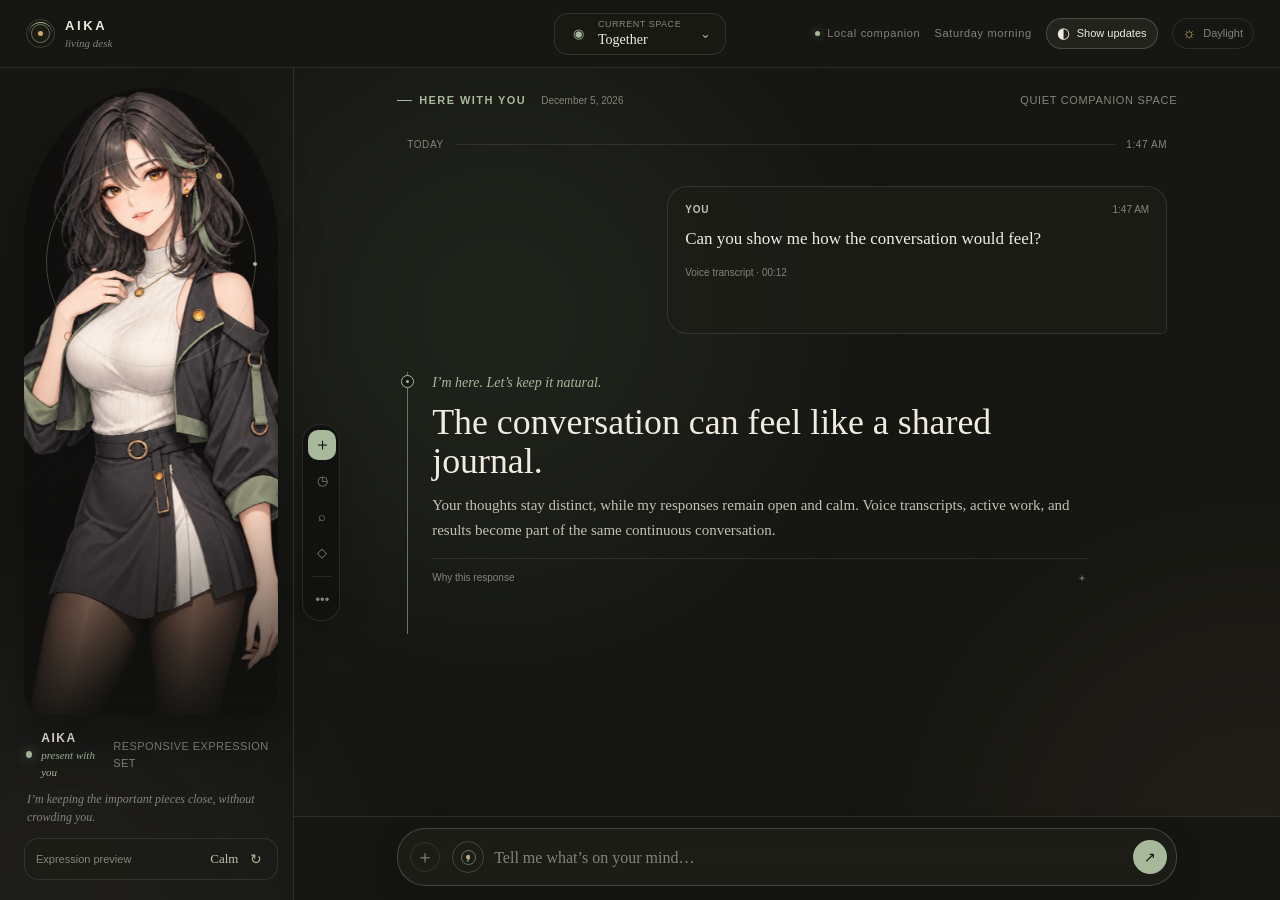
<file: aika-subtle-anime-prototype/index.html>
<!doctype html>
<html lang="en" data-theme="twilight">
  <head>
    <meta charset="UTF-8" />
    <meta name="viewport" content="width=device-width, initial-scale=1.0" />
    <meta
      name="description"
      content="Expanded prototype for AIKA's subtle-anime Living Desk companion interface."
    />
    <title>AIKA — Living Desk Prototype</title>
    <link rel="stylesheet" href="styles.css" />
  </head>
  <body>
    <div class="room-atmosphere" aria-hidden="true"><i></i><i></i><i></i></div>

    <header class="ambient-bar">
      <a class="aika-wordmark" href="#" aria-label="AIKA Living Desk home">
        <span class="presence-pin" aria-hidden="true"><i></i></span>
        <span><strong>AIKA</strong><small>living desk</small></span>
      </a>

      <div class="workspace-picker">
        <button class="workspace-toggle" id="moreToggle" type="button" aria-expanded="false" aria-controls="moreMenu">
          <i id="activeSpaceIcon" aria-hidden="true">◉</i>
          <span><small>Current space</small><strong id="activeSpaceName">Together</strong></span>
          <b aria-hidden="true">⌄</b>
        </button>

        <div class="more-menu" id="moreMenu" aria-label="Choose an AIKA space" hidden>
          <button class="is-active" type="button" data-space="together"><i>◉</i><span><strong>Together</strong><small>Conversation</small></span></button>
          <button type="button" data-space="memory"><i>◇</i><span><strong>Memory</strong><small>What AIKA remembers</small></span></button>
          <button type="button" data-space="dayline"><i>⌁</i><span><strong>Dayline</strong><small>Time and reminders</small></span></button>
          <button type="button" data-space="crew"><i>◎</i><span><strong>Crew</strong><small>Specialists</small></span></button>
          <button type="button" data-space="research"><i>↗</i><span><strong>Research</strong><small>Sources</small></span></button>
          <button type="button" data-space="workshop"><i>⌘</i><span><strong>Workshop</strong><small>Abilities</small></span></button>
          <button type="button" data-space="inner"><i>◌</i><span><strong>Inner room</strong><small>Settings</small></span></button>
        </div>
      </div>

      <div class="ambient-status">
        <span class="local-state"><i></i> Local companion</span>
        <span class="time-state" id="timeState">Thursday evening</span>
        <button class="global-work-indicator" id="globalWorkIndicator" type="button" aria-label="Open AIKA's active work" hidden><i></i><span id="globalWorkText">Working</span></button>
        <button class="rail-toggle" id="railToggle" type="button" aria-controls="awarenessRail" aria-expanded="true">
          <span aria-hidden="true">◐</span><small>Awareness</small>
        </button>
        <button class="theme-switch" id="themeSwitch" type="button" aria-label="Switch to Daylight theme">
          <span aria-hidden="true">☼</span>
          <small>Daylight</small>
        </button>
      </div>
    </header>

    <main class="living-desk">
      <section class="character-presence" data-expression="calm" data-motion="idle" aria-labelledby="characterName">
        <div class="character-frame">
          <span class="character-ring" aria-hidden="true"><i></i><b></b></span>
          <img
            id="characterPortrait"
            src="assets/aika/expression-calm-matte.png"
            alt="AIKA with a calm expression"
          />
          <img
            class="character-motion-portrait"
            id="characterMotionPortrait"
            src="assets/aika/expression-talking-matte.png"
            alt=""
            aria-hidden="true"
          />
          <span class="character-fade" aria-hidden="true"></span>
        </div>

        <div class="character-caption">
          <div>
            <span class="state-light" aria-hidden="true"></span>
            <p><strong id="characterName">AIKA</strong><small id="characterState">present with you</small></p>
          </div>
          <span class="temporary-mark">responsive expression set</span>
        </div>

        <p class="character-aside">“We can shape this slowly. The direction matters more than rushing the details.”</p>
        <button class="expression-cycle" id="expressionCycle" type="button" aria-label="Preview AIKA expressions">
          <span>Expression preview</span><strong id="expressionName" aria-live="polite">Calm</strong><i aria-hidden="true">↻</i>
        </button>
      </section>

      <div class="conversation-column">
      <nav class="conversation-tool-rail" aria-label="Conversation tools">
        <button id="conversationNewSession" type="button" data-tooltip="New session" aria-label="New blank session">＋</button>
        <button id="conversationHistoryToggle" type="button" data-tooltip="History" aria-label="Open conversation history" aria-expanded="false" aria-controls="sessionHistoryPanel">◷</button>
        <button id="conversationSearchToggle" type="button" data-tooltip="Search" aria-label="Search this conversation" aria-expanded="false" aria-controls="conversationSearchPanel">⌕</button>
        <button id="conversationSummarize" type="button" data-tooltip="Summarize" aria-label="Summarize this conversation">◇</button>
        <span aria-hidden="true"></span>
        <button id="conversationMoreToggle" type="button" data-tooltip="More" aria-label="More conversation tools" aria-expanded="false" aria-controls="conversationMoreMenu">•••</button>
        <div class="conversation-more-menu" id="conversationMoreMenu" hidden>
          <button id="workDemo" type="button"><i>⌁</i><span><strong>Preview working</strong><small>See AIKA handle a task</small></span></button>
        </div>
      </nav>
      <section class="companion-pulse" aria-label="AIKA feature space">
        <header class="pulse-heading">
          <div>
            <p class="section-kicker"><span></span><span id="spaceKicker">Companion pulse</span></p>
            <time id="currentDate" datetime="2026-08-27">27 August 2026</time>
          </div>
          <span class="prototype-label">quiet companion space</span>
        </header>

        <section class="space-panel is-active" data-space-panel="together" aria-label="Together conversation">
          <div class="conversation-shell" id="conversationShell">
          <div class="conversation-search" id="conversationSearchPanel" hidden>
            <input id="conversationSearchInput" type="search" placeholder="Search this conversation" aria-label="Search this conversation" />
            <span id="conversationSearchStatus">Type to search</span>
            <button id="conversationSearchClose" type="button" aria-label="Close conversation search">×</button>
          </div>
          <aside class="session-history-panel" id="sessionHistoryPanel" aria-labelledby="sessionHistoryTitle" aria-hidden="true">
            <header class="session-history-header">
              <div>
                <p>SHARED PAGES</p>
                <h2 id="sessionHistoryTitle">Conversations</h2>
                <span>Return to something we were shaping together.</span>
              </div>
              <button id="sessionHistoryClose" type="button" aria-label="Close conversation history">×</button>
            </header>
            <div class="session-history-overview">
              <p><strong id="sessionHistoryCount">0</strong><span>pages kept on this device</span></p>
              <button id="sessionHistoryNew" type="button"><span aria-hidden="true">＋</span>New page</button>
            </div>
            <div class="session-history-controls">
              <label>
                <span class="sr-only">Search conversation history</span>
                <input id="sessionHistorySearch" type="search" placeholder="Search shared pages" />
              </label>
              <div class="session-history-filters" aria-label="Filter conversation history">
                <button class="is-active" type="button" data-history-filter="all">All <span></span></button>
                <button type="button" data-history-filter="pinned">Kept <span></span></button>
                <button type="button" data-history-filter="archived">Archive <span></span></button>
              </div>
            </div>
            <div class="session-history-list" id="sessionHistoryList"></div>
            <div class="session-history-empty" id="sessionHistoryEmpty" hidden>
              <i aria-hidden="true">◌</i>
              <strong>No pages here yet.</strong>
              <span>Try another view or begin a new conversation.</span>
            </div>
          </aside>
          <div class="conversation-journal" id="conversationJournal" aria-live="polite" aria-relevant="additions">
          <div class="conversation-day" id="conversationDay"><span>Today</span><i></i><time id="conversationDayTime">now</time></div>
          <div class="empty-session-state" id="emptySessionState" hidden>
            <p class="empty-session-kicker"><span aria-hidden="true"></span><span id="emptySessionKicker">Here, now</span></p>
            <h1>We can begin in the middle.</h1>
            <p class="empty-session-copy" id="emptySessionCopy">A half-formed thought is enough. I kept our earlier pages nearby.</p>
            <footer><i aria-hidden="true"></i><span>AIKA is listening</span></footer>
          </div>
          <button class="older-turns-toggle" id="olderTurnsToggle" type="button" hidden></button>

          <section class="work-presence" id="workPresence" aria-labelledby="workTitle" hidden>
            <header>
              <span class="work-mark" aria-hidden="true"><i></i></span>
              <p><small>AIKA is working</small><strong id="workTitle">Shaping your companion prototype</strong></p>
              <time id="workTimer">00:00</time>
            </header>
            <p class="work-sentence" id="workSentence">I’m understanding what should change before touching the interface.</p>
            <ol class="work-steps">
              <li data-work-step="0"><i></i><span><strong>Understand the request</strong><small>Reading the conversation and current design</small></span></li>
              <li data-work-step="1"><i></i><span><strong>Shape the approach</strong><small>Choosing the smallest useful change</small></span></li>
              <li data-work-step="2"><i></i><span><strong>Build the interaction</strong><small>Updating the prototype carefully</small></span></li>
              <li data-work-step="3"><i></i><span><strong>Check the result</strong><small>Making sure nothing else was disturbed</small></span></li>
            </ol>
            <details class="work-details">
              <summary>View work details <span>＋</span></summary>
              <div><span>index.html</span><span>styles.css</span><span>script.js</span><small>Prototype activity only · no real tools are running</small></div>
            </details>
            <footer>
              <span id="workHonesty">Working locally · simulated prototype</span>
              <button id="workResume" type="button" hidden>Continue</button>
              <button id="workStop" type="button">Stop</button>
            </footer>
          </section>

          <article class="conversation-turn aika-turn work-result-turn" id="workResultTurn" hidden>
            <span class="aika-turn-mark aika-turn-mark--finished" aria-hidden="true"><i></i></span>
            <div><small>Finished</small><h2>The interaction is ready to review.</h2><p>I kept the conversation visible and left the deeper work details folded away.</p></div>
            <div class="artifact-preview">
              <header><span>Prototype result preview</span><strong>3 files represented</strong></header>
              <div class="artifact-comparison"><span><small>Before</small>Static response</span><i>→</i><span><small>After</small>Living conversation</span></div>
              <ul><li><span>index.html</span><small>Conversation structure</small></li><li><span>styles.css</span><small>Desktop interaction states</small></li><li><span>script.js</span><small>Prototype behavior</small></li></ul>
              <footer><span><i></i> Structure example</span><span><i></i> Script example</span><span><i></i> Local result preview</span></footer>
            </div>
            <footer><button type="button" data-result-action="view">See result</button><button type="button" data-result-action="review">Review changes</button></footer>
          </article>
          </div>
          </div>

          <button class="jump-latest" id="jumpLatest" type="button" hidden>↓ Latest</button>

        </section>

        <section class="space-panel memory-space" data-space-panel="memory" aria-labelledby="memoryTitle">
          <header class="space-intro"><p>What helps me understand you</p><h1 id="memoryTitle">Memory Garden</h1><span>Only the memories that matter right now.</span></header>
          <div class="memory-garden">
            <button class="memory-bloom memory-bloom--hero" type="button" data-memory-detail="This project thread connects the design direction, approved plan, and current prototype review."><small>Active project</small><strong>AIKA companion interface</strong><span>8 conversations · high relevance</span></button>
            <button class="memory-bloom" type="button" data-memory-detail="You prefer focused, incremental changes with clear review gates before later phases."><small>How you work</small><strong>Incremental over rushed</strong><span>Preference · frequently useful</span></button>
            <button class="memory-bloom" type="button" data-memory-detail="AIKA should state what is known, what was inferred, and what still needs verification."><small>Trust</small><strong>Honesty before confidence</strong><span>Profile context · always active</span></button>
            <button class="memory-bloom" type="button" data-memory-detail="The newest session summary preserves this interface conversation without loading unlimited history."><small>Continuity</small><strong>Current session summary</strong><span>12 messages · today</span></button>
          </div>
          <div class="memory-explanation" id="memoryExplanation"><span>◇</span><p>Select a memory to see why AIKA may use it.</p><button type="button">Search all memory</button></div>
        </section>

        <section class="space-panel dayline-space" data-space-panel="dayline" aria-labelledby="daylineTitle">
          <header class="space-intro space-intro--split"><div><p>Your day at a glance</p><h1 id="daylineTitle">Dayline</h1></div><button class="small-action" type="button">＋ Add</button></header>
          <div class="dayline-track">
            <article class="dayline-event is-current"><time>Now</time><i></i><div><small>In focus</small><h2>Review the expanded Living Desk</h2><p>Current session · companion design</p></div><span>active</span></article>
            <article class="dayline-event"><time>9:00</time><i></i><div><small>Tomorrow</small><h2>Prototype review reminder</h2><p>One-time · Asia/Manila · waiting</p></div><span>reminder</span></article>
            <article class="dayline-event"><time>04/06</time><i></i><div><small>Durable background job</small><h2>Response-quality evaluation</h2><p>Paused safely · retry and cancellation available</p></div><span>paused</span></article>
            <article class="dayline-event"><time>Next</time><i></i><div><small>Persistent orchestration</small><h2>Planner → Researcher → Writer</h2><p>Restart-safe · waiting for protected-action approval</p></div><span class="needs-attention">approval</span></article>
          </div>
        </section>

        <section class="space-panel crew-space" data-space-panel="crew" aria-labelledby="crewTitle">
          <header class="space-intro"><p>Help when the work grows</p><h1 id="crewTitle">Crew</h1><span>Invite one specialist only when it is useful.</span></header>
          <div class="crew-orbit">
            <article class="crew-member crew-member--aika"><span>AI</span><div><small>Coordinator</small><h2>AIKA</h2><p>Holds context, routes work, and keeps tool use visible.</p></div><em>all approved tools</em></article>
            <article class="crew-member"><span>R</span><div><small>Research</small><h2>Researcher</h2><p>Search, crawl, read, and rank sources.</p></div><button type="button" data-invite-agent="Researcher">Invite</button></article>
            <article class="crew-member"><span>P</span><div><small>Planning</small><h2>Planner</h2><p>Turns complex goals into practical sequences.</p></div><button type="button" data-invite-agent="Planner">Invite</button></article>
            <article class="crew-member"><span>W</span><div><small>Writing</small><h2>Writer</h2><p>Shapes working material into clear output.</p></div><button type="button" data-invite-agent="Writer">Invite</button></article>
          </div>
          <div class="crew-modes"><span>Delegate</span><i></i><span>Chain</span><i></i><span>Parallel</span><i></i><span>Team</span></div>
        </section>

        <section class="space-panel research-space" data-space-panel="research" aria-labelledby="researchTitle">
          <header class="space-intro"><p>Follow the evidence</p><h1 id="researchTitle">Research Trail</h1><span>Answers with their sources kept nearby.</span></header>
          <form class="research-field" id="researchForm"><input id="researchInput" type="text" placeholder="What should we investigate?" aria-label="Research topic" /><button type="submit">Follow thread ↗</button></form>
          <div class="research-trail">
            <article class="research-finding"><small>Latest finding</small><h2 id="researchFindingTitle">Reliable memory needs more than vector similarity.</h2><p id="researchFindingBody">Recency, importance, profile relevance, and session context improve which memories should surface.</p><footer><span>7 sources</span><span>structured report</span><span>sample only</span></footer></article>
            <aside><p>Ranked sources</p><article><i>01</i><span><strong>Memory architecture notes</strong><small>Primary · high relevance</small></span></article><article><i>02</i><span><strong>Retrieval evaluation</strong><small>Research · high relevance</small></span></article><article><i>03</i><span><strong>Local assistant patterns</strong><small>Technical · medium relevance</small></span></article></aside>
          </div>
        </section>

        <section class="space-panel workshop-space" data-space-panel="workshop" aria-labelledby="workshopTitle">
          <header class="space-intro space-intro--split"><div><p>Abilities, on demand</p><h1 id="workshopTitle">Workshop</h1></div><span class="permission-key"><i></i> permission aware</span></header>
          <div class="tool-shelves">
            <details><summary><span>Files</span><small>10 abilities</small><i>＋</i></summary><div><button>Search</button><button>Read</button><button>Read range</button><button>Write</button><button>Edit</button><button>Multi-edit</button><button>Append</button><button>Grep</button><button>Make folder</button><button class="tool-high">Delete · confirm</button></div></details>
            <details><summary><span>Your computer</span><small>4 abilities</small><i>＋</i></summary><div><button class="tool-high">Shell · confirm</button><button>Launch app</button><button>Browse folder</button><button>System info</button></div></details>
            <details><summary><span>Developer</span><small>3 abilities</small><i>＋</i></summary><div><button>Git</button><button>Run tests</button><button>Calculator</button></div></details>
            <details><summary><span>Knowledge</span><small>3 abilities</small><i>＋</i></summary><div><button>Web search</button><button>Web crawl</button><button>Memory search</button></div></details>
          </div>
          <div class="safety-note"><span>⌁</span><p><strong>Protected by default.</strong> High-risk actions require approval, use contained paths, and leave an audit trail.</p></div>
        </section>

        <section class="space-panel inner-space" data-space-panel="inner" aria-labelledby="innerTitle">
          <header class="space-intro"><p>Transparent underneath</p><h1 id="innerTitle">Inner Room</h1><span>The deeper controls stay folded away.</span></header>
          <div class="inner-status"><span><i></i><strong>Core ready</strong><small>prototype state</small></span><span><strong>Fast model</strong><small>qwen2.5:3b</small></span><span><strong>Smart model</strong><small>llama3:8b</small></span><span><strong>Privacy</strong><small>local-first</small></span></div>
          <div class="inner-settings">
            <details><summary><span><strong>Response intelligence</strong><small>Models and streaming</small></span><i>＋</i></summary><div><button class="setting-toggle is-on" type="button" role="switch" aria-checked="true"><span><strong>Automatic model routing</strong><small>Fast or smart lane per request</small></span><i></i></button><button class="setting-toggle is-on" type="button" role="switch" aria-checked="true"><span><strong>Streaming responses</strong><small>Answer appears as generated</small></span><i></i></button><button class="setting-toggle is-on" type="button" role="switch" aria-checked="true"><span><strong>Native tool calling</strong><small>Fallback when unsupported</small></span><i></i></button></div></details>
            <details><summary><span><strong>Identity & continuity</strong><small>Personality and memory</small></span><i>＋</i></summary><div><button class="setting-link"><span><strong>AIKA personality</strong><small>Calm, friendly, honest</small></span><i>→</i></button><button class="setting-link"><span><strong>Memory & sessions</strong><small>Context and retention</small></span><i>→</i></button><button class="setting-link"><span><strong>Agent profiles</strong><small>Persona and allowed tools</small></span><i>→</i></button></div></details>
            <details><summary><span><strong>Trust & lifecycle</strong><small>Safety and control</small></span><i>＋</i></summary><div><button class="setting-toggle is-on" type="button" role="switch" aria-checked="true"><span><strong>Confirm high-risk tools</strong><small>Approval stays fail-closed</small></span><i></i></button><button class="setting-toggle is-on" type="button" role="switch" aria-checked="true"><span><strong>Audit logging</strong><small>Actions remain traceable</small></span><i></i></button><button class="setting-link"><span><strong>Runtime lifecycle</strong><small>Cancellation and clean shutdown</small></span><i>→</i></button></div></details>
            <details><summary><span><strong>Voice & conversation</strong><small>Speech, captions, and interruption</small></span><i>＋</i></summary><div class="voice-preferences">
              <label><span><strong>AIKA voice</strong><small>Browser voices available on this device</small></span><select id="voicePreference"><option value="">System default</option></select></label>
              <label><span><strong>Speaking speed</strong><small id="voiceRateValue">0.95×</small></span><input id="voiceRate" type="range" min="0.7" max="1.3" value="0.95" step="0.05" /></label>
              <label><span><strong>Conversation mode</strong><small>How the microphone listens</small></span><select id="voiceInputMode"><option value="push">Push to talk</option><option value="continuous">Continuous conversation</option></select></label>
              <label><span><strong>Interrupt sensitivity</strong><small id="interruptValue">Balanced</small></span><input id="interruptSensitivity" type="range" min="1" max="3" value="2" step="1" /></label>
              <button class="setting-toggle is-on" id="autoSpeakToggle" type="button" role="switch" aria-checked="true"><span><strong>Speak AIKA responses</strong><small>Use voice after a voice message</small></span><i></i></button>
              <button class="setting-toggle is-on" id="captionsToggle" type="button" role="switch" aria-checked="true"><span><strong>Always show captions</strong><small>Keep every spoken response readable</small></span><i></i></button>
            </div></details>
          </div>
        </section>
      </section>

      <div class="desk-controls">
        <div class="composer-tray" id="composerTray" hidden>
          <button id="attachFileAction" type="button"><i>＋</i><span><strong>Attach something</strong><small>File, image, or code</small></span></button>
          <button type="button" data-demo-event="approval"><i>◇</i><span><strong>Approval request</strong><small>Protected action</small></span></button>
          <button type="button" data-demo-event="offline"><i>⌁</i><span><strong>Offline state</strong><small>Local recovery</small></span></button>
          <button type="button" data-demo-event="failure"><i>!</i><span><strong>Failed task</strong><small>Honest recovery</small></span></button>
          <button id="comfortTextToggle" type="button"><i>A</i><span><strong>Comfort text</strong><small>Increase readability</small></span></button>
        </div>
        <input id="attachmentInput" type="file" multiple hidden />
        <form class="thought-ribbon" id="thoughtForm">
          <button class="composer-add" id="composerAdd" type="button" aria-label="Add attachment or preview a conversation state" aria-expanded="false" aria-controls="composerTray">＋</button>
          <button class="thought-presence voice-trigger" id="voiceToggle" type="button" aria-label="Preview voice conversation with AIKA" title="Talk with AIKA"><i aria-hidden="true"></i><span aria-hidden="true">⌁</span></button>
          <label for="thoughtInput">
            <textarea id="thoughtInput" rows="1" maxlength="800" placeholder="Tell me what’s on your mind…"></textarea>
          </label>
          <button type="submit" aria-label="Share thought with AIKA">↗</button>
        </form>
        <section class="voice-session" id="voiceSession" aria-label="Voice conversation preview" hidden>
          <header>
            <span class="voice-orb" aria-hidden="true"><i></i></span>
            <p><small id="voicePhase">Listening</small><strong id="voicePrompt">Talk naturally. I’ll keep the words visible.</strong></p>
            <time id="voiceTimer">00:00</time>
          </header>
          <p class="voice-transcript" id="voiceTranscript">I’m listening…</p>
          <div class="voice-meter" aria-hidden="true"><i></i><i></i><i></i><i></i><i></i><i></i><i></i></div>
          <footer>
            <button id="voiceCancel" type="button">Cancel</button>
            <button id="voicePause" type="button">Pause</button>
            <span>Interface demo · microphone and audio are not accessed</span>
            <button class="voice-advance" id="voiceAdvance" type="button">Done</button>
          </footer>
        </section>
        <p class="thought-status" id="thoughtStatus" aria-live="polite"></p>
      </div>
      </div>

      <aside class="awareness-rail" id="awarenessRail" aria-label="Current awareness">
        <header><span>Around you</span><button class="rail-close" id="railClose" type="button" aria-label="Collapse awareness sidebar">×</button></header>

        <section class="awareness-item awareness-item--next">
          <div class="awareness-label"><span>Up next</span><time>Tomorrow · 9:00 AM</time></div>
          <h2>Review the Living Desk direction</h2>
          <p>One gentle reminder, waiting until it is useful.</p>
          <span class="awareness-thread" aria-hidden="true"></span>
        </section>

        <section class="awareness-item awareness-item--working">
          <div class="awareness-label"><span>Working quietly</span><span class="mini-progress">04 / 06</span></div>
          <h2>Response-quality evaluation</h2>
          <p>Paused safely until local services are available.</p>
          <div class="progress-line"><i></i></div>
        </section>

        <p class="rail-honesty"><i></i>Sample information only</p>
      </aside>
    </main>

    <script src="script.js"></script>
  </body>
</html>
</file>
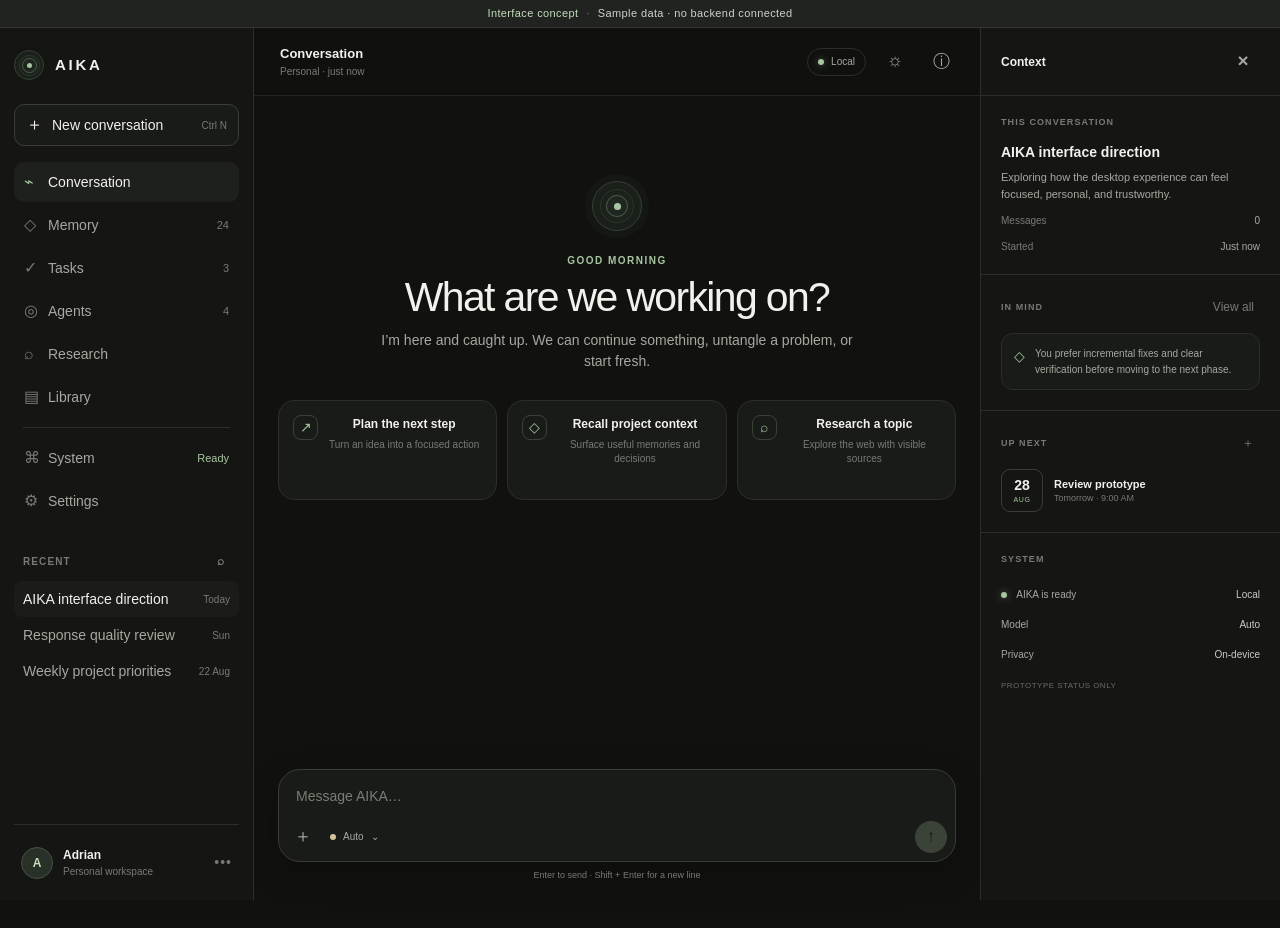
<file: aika-ui-prototype/index.html>
<!doctype html>
<html lang="en">
  <head>
    <meta charset="UTF-8" />
    <meta name="viewport" content="width=device-width, initial-scale=1.0" />
    <meta
      name="description"
      content="A minimalist interface concept for AIKA, a private local AI companion."
    />
    <title>AIKA — Interface Prototype</title>
    <link rel="stylesheet" href="styles.css" />
  </head>
  <body>
    <div class="prototype-note" role="note">
      <span>Interface concept</span>
      <span class="prototype-note__detail">Sample data · no backend connected</span>
    </div>

    <div class="app-shell">
      <aside class="sidebar" id="sidebar" aria-label="Primary navigation">
        <div class="sidebar__top">
          <a class="brand" href="#" aria-label="AIKA home">
            <span class="presence-mark presence-mark--small" aria-hidden="true">
              <span></span>
            </span>
            <span class="brand__name">AIKA</span>
          </a>
          <button class="icon-button sidebar__close" id="closeSidebar" aria-label="Close navigation">
            ×
          </button>
        </div>

        <button class="new-chat" id="newChatButton" type="button">
          <span aria-hidden="true">＋</span>
          <span>New conversation</span>
          <kbd>Ctrl N</kbd>
        </button>

        <nav class="primary-nav" aria-label="AIKA spaces">
          <button class="nav-item is-active" data-view="chat" type="button">
            <span class="nav-icon" aria-hidden="true">⌁</span>
            <span>Conversation</span>
          </button>
          <button class="nav-item" data-view="memory" type="button">
            <span class="nav-icon" aria-hidden="true">◇</span>
            <span>Memory</span>
            <span class="nav-count">24</span>
          </button>
          <button class="nav-item" data-view="tasks" type="button">
            <span class="nav-icon" aria-hidden="true">✓</span>
            <span>Tasks</span>
            <span class="nav-count">3</span>
          </button>
          <button class="nav-item" data-view="agents" type="button">
            <span class="nav-icon" aria-hidden="true">◎</span>
            <span>Agents</span>
            <span class="nav-count">4</span>
          </button>
          <button class="nav-item" data-view="research" type="button">
            <span class="nav-icon" aria-hidden="true">⌕</span>
            <span>Research</span>
          </button>
          <button class="nav-item" data-view="library" type="button">
            <span class="nav-icon" aria-hidden="true">▤</span>
            <span>Library</span>
          </button>
          <span class="nav-divider" aria-hidden="true"></span>
          <button class="nav-item" data-view="system" type="button">
            <span class="nav-icon" aria-hidden="true">⌘</span>
            <span>System</span>
            <span class="nav-count nav-count--ready">Ready</span>
          </button>
          <button class="nav-item" data-view="settings" type="button">
            <span class="nav-icon" aria-hidden="true">⚙</span>
            <span>Settings</span>
          </button>
        </nav>

        <div class="recent-block">
          <div class="section-label">
            <span>Recent</span>
            <button class="text-button" type="button" aria-label="Search conversations">⌕</button>
          </div>
          <button class="recent-item is-current" type="button">
            <span>AIKA interface direction</span>
            <time datetime="2026-08-27">Today</time>
          </button>
          <button class="recent-item" type="button">
            <span>Response quality review</span>
            <time datetime="2026-08-24">Sun</time>
          </button>
          <button class="recent-item" type="button">
            <span>Weekly project priorities</span>
            <time datetime="2026-08-22">22 Aug</time>
          </button>
        </div>

        <div class="sidebar__footer">
          <button class="profile-button" type="button">
            <span class="avatar">A</span>
            <span class="profile-copy">
              <strong>Adrian</strong>
              <small>Personal workspace</small>
            </span>
            <span class="more" aria-hidden="true">•••</span>
          </button>
        </div>
      </aside>

      <div class="sidebar-backdrop" id="sidebarBackdrop"></div>

      <main class="main-panel">
        <header class="topbar">
          <div class="topbar__left">
            <button class="icon-button menu-button" id="openSidebar" aria-label="Open navigation">☰</button>
            <div>
              <div class="conversation-title" id="viewTitle">Conversation</div>
              <div class="session-meta">Personal · just now</div>
            </div>
          </div>
          <div class="topbar__actions">
            <div class="local-status" title="Prototype status">
              <span class="status-dot"></span>
              <span>Local</span>
            </div>
            <button class="icon-button theme-toggle" data-theme-toggle aria-label="Switch to light mode" title="Toggle light mode">
              <span class="theme-toggle__icon" aria-hidden="true">☼</span>
            </button>
            <button class="icon-button" id="toggleContext" aria-label="Toggle context panel" aria-expanded="true">
              ⓘ
            </button>
          </div>
        </header>

        <section class="view is-visible" id="chatView" data-view-panel="chat">
          <div class="conversation-scroll" id="conversationScroll">
            <div class="conversation-content">
              <section class="welcome" id="welcomePanel">
                <div class="presence-mark" aria-hidden="true"><span></span></div>
                <p class="eyebrow" id="timeGreeting">Good evening</p>
                <h1>What are we working on?</h1>
                <p class="welcome__copy">
                  I’m here and caught up. We can continue something, untangle a problem, or start fresh.
                </p>
                <div class="suggestions" aria-label="Suggested prompts">
                  <button class="suggestion" type="button" data-prompt="Help me plan the next step for AIKA.">
                    <span class="suggestion__symbol" aria-hidden="true">↗</span>
                    <span><strong>Plan the next step</strong><small>Turn an idea into a focused action</small></span>
                  </button>
                  <button class="suggestion" type="button" data-prompt="What do you remember about my current projects?">
                    <span class="suggestion__symbol" aria-hidden="true">◇</span>
                    <span><strong>Recall project context</strong><small>Surface useful memories and decisions</small></span>
                  </button>
                  <button class="suggestion" type="button" data-prompt="Research a topic and show me the sources.">
                    <span class="suggestion__symbol" aria-hidden="true">⌕</span>
                    <span><strong>Research a topic</strong><small>Explore the web with visible sources</small></span>
                  </button>
                </div>
              </section>

              <div class="message-thread" id="messageThread" aria-live="polite"></div>
            </div>
          </div>

          <div class="composer-area">
            <form class="composer" id="composerForm">
              <textarea
                id="messageInput"
                rows="1"
                maxlength="1200"
                aria-label="Message AIKA"
                placeholder="Message AIKA…"
              ></textarea>
              <div class="composer__footer">
                <div class="composer__tools">
                  <button class="composer-button" type="button" aria-label="Attach a file">＋</button>
                  <button class="mode-button" type="button" title="Prototype mode selector">
                    <span class="status-dot status-dot--soft"></span>
                    Auto
                    <span aria-hidden="true">⌄</span>
                  </button>
                </div>
                <button class="send-button" id="sendButton" type="submit" aria-label="Send message" disabled>↑</button>
              </div>
            </form>
            <p class="composer-hint">Enter to send · Shift + Enter for a new line</p>
          </div>
        </section>

        <section class="view collection-view" id="memoryView" data-view-panel="memory">
          <div class="collection-header">
            <div>
              <p class="eyebrow">Long-term context</p>
              <h1>Memory</h1>
              <p>What AIKA keeps in mind to make future conversations more useful.</p>
            </div>
            <button class="secondary-button" type="button">Manage memory</button>
          </div>
          <div class="collection-grid">
            <article class="data-card data-card--wide">
              <div class="card-label"><span>Current focus</span><span class="tag">High relevance</span></div>
              <h2>AIKA is becoming a calm, personal desktop companion.</h2>
              <p>The interface should prioritize conversation, visible system behavior, and honest capability reporting.</p>
              <footer>Updated from this project · Today</footer>
            </article>
            <article class="data-card">
              <div class="card-label"><span>Preference</span><span>01</span></div>
              <h3>Incremental changes</h3>
              <p>Prefer focused improvements over broad rewrites.</p>
            </article>
            <article class="data-card">
              <div class="card-label"><span>Environment</span><span>02</span></div>
              <h3>Private by default</h3>
              <p>Local models and clear approval for sensitive actions.</p>
            </article>
            <article class="data-card">
              <div class="card-label"><span>Style</span><span>03</span></div>
              <h3>Minimal and intentional</h3>
              <p>Useful structure, restrained visuals, no unnecessary noise.</p>
            </article>
          </div>
        </section>

        <section class="view collection-view" id="tasksView" data-view-panel="tasks">
          <div class="collection-header">
            <div>
              <p class="eyebrow">Quietly in motion</p>
              <h1>Tasks</h1>
              <p>Plans, reminders, and longer-running work in one calm queue.</p>
            </div>
            <button class="secondary-button" type="button">＋ Add task</button>
          </div>
          <div class="view-tabs" role="tablist" aria-label="Task categories">
            <button class="view-tab is-active" type="button" role="tab">All activity</button>
            <button class="view-tab" type="button" role="tab">Reminders</button>
            <button class="view-tab" type="button" role="tab">Background jobs</button>
            <button class="view-tab" type="button" role="tab">Orchestrations</button>
          </div>
          <div class="task-list">
            <article class="task-row">
              <button class="task-check" type="button" aria-label="Mark task complete"></button>
              <div><h3>Review the AIKA interface prototype</h3><p>Personal project · Today</p></div>
              <span class="tag tag--active">In progress</span>
            </article>
            <article class="task-row">
              <button class="task-check" type="button" aria-label="Mark task complete"></button>
              <div><h3>Run the next response-quality evaluation</h3><p>AIKA AI · When local services are ready</p></div>
              <span class="tag">Planned</span>
            </article>
            <article class="task-row">
              <button class="task-check" type="button" aria-label="Mark task complete"></button>
              <div><h3>Outline this week’s project priorities</h3><p>Personal · Tomorrow, 9:00 AM</p></div>
              <span class="tag">Reminder</span>
            </article>
            <article class="task-row task-row--system">
              <span class="task-kind" aria-hidden="true">↻</span>
              <div><h3>Research and summarize memory architectures</h3><p>Durable job · 4 of 6 steps · Restarts safely</p></div>
              <span class="tag tag--active">Running</span>
            </article>
            <article class="task-row task-row--system">
              <span class="task-kind" aria-hidden="true">⋯</span>
              <div><h3>Planner → Researcher → Writer</h3><p>Orchestration chain · Waiting for approval</p></div>
              <span class="tag tag--warning">Approval</span>
            </article>
          </div>
        </section>

        <section class="view collection-view" id="agentsView" data-view-panel="agents">
          <div class="collection-header">
            <div>
              <p class="eyebrow">Specialized collaborators</p>
              <h1>Agents</h1>
              <p>Delegate, chain, or run focused agents together while AIKA coordinates the result.</p>
            </div>
            <button class="secondary-button" type="button">＋ Delegate task</button>
          </div>
          <div class="mode-strip" aria-label="Multi-agent modes">
            <span><i>01</i> Delegate</span>
            <span><i>02</i> Chain</span>
            <span><i>03</i> Parallel</span>
            <span><i>04</i> Team</span>
          </div>
          <div class="agent-grid">
            <article class="agent-card agent-card--lead">
              <div class="agent-card__top"><span class="agent-avatar">AI</span><span class="tag tag--active">Coordinator</span></div>
              <h2>AIKA</h2>
              <p>Understands the request, selects the right model and tools, then coordinates the work.</p>
              <div class="agent-meta"><span>llama3:8b</span><span>All approved tools</span></div>
            </article>
            <article class="agent-card">
              <div class="agent-card__top"><span class="agent-avatar">R</span><span class="status-dot"></span></div>
              <h3>Researcher</h3><p>Searches, crawls, ranks, and synthesizes reliable sources.</p>
              <div class="agent-meta"><span>Research</span><span>Web + read</span></div>
            </article>
            <article class="agent-card">
              <div class="agent-card__top"><span class="agent-avatar">P</span><span class="status-dot"></span></div>
              <h3>Planner</h3><p>Breaks complex goals into practical, ordered steps.</p>
              <div class="agent-meta"><span>Planning</span><span>Read + calculate</span></div>
            </article>
            <article class="agent-card">
              <div class="agent-card__top"><span class="agent-avatar">W</span><span class="status-dot"></span></div>
              <h3>Writer</h3><p>Turns research and working notes into clear final output.</p>
              <div class="agent-meta"><span>Writing</span><span>Read + edit</span></div>
            </article>
          </div>
          <section class="activity-panel">
            <div class="activity-panel__header"><div><p class="context-label">Live orchestration</p><h2>AI memory systems brief</h2></div><span class="tag tag--active">3 agents</span></div>
            <div class="orchestration-flow"><span class="is-done">Planner <i>✓</i></span><b></b><span class="is-active">Researcher <i>•••</i></span><b></b><span>Writer <i>03</i></span></div>
          </section>
        </section>

        <section class="view collection-view" id="researchView" data-view-panel="research">
          <div class="collection-header">
            <div>
              <p class="eyebrow">Source-backed exploration</p>
              <h1>Research</h1>
              <p>Search, crawl, rank, and synthesize multiple sources without losing the trail.</p>
            </div>
          </div>
          <form class="research-composer" id="researchForm">
            <span aria-hidden="true">⌕</span>
            <input id="researchInput" type="text" aria-label="Research topic" placeholder="What should AIKA investigate?" />
            <button type="submit">Research</button>
          </form>
          <div class="research-layout">
            <section class="research-report">
              <div class="report-heading"><div><p class="context-label">Latest report</p><h2 id="researchTitle">Designing long-term memory for local AI assistants</h2></div><span class="tag tag--active" id="researchStatus">Complete</span></div>
              <p id="researchSummary">A useful memory system needs more than vector similarity. Recency, importance, user-profile relevance, session context, and transparent retrieval signals work together to produce dependable recall.</p>
              <div class="insight-list"><span><i>01</i> Hybrid retrieval improves relevance</span><span><i>02</i> Session summaries preserve continuity</span><span><i>03</i> Visible memory use builds trust</span></div>
            </section>
            <aside class="sources-panel">
              <div class="context-title-row"><p class="context-label">Ranked sources</p><span class="tag">7 sources</span></div>
              <article><span>01</span><div><strong>Memory architecture notes</strong><small>High relevance · Primary</small></div></article>
              <article><span>02</span><div><strong>Vector retrieval evaluation</strong><small>High relevance · Research</small></div></article>
              <article><span>03</span><div><strong>Local assistant design patterns</strong><small>Medium relevance · Technical</small></div></article>
              <button class="text-button source-button" type="button">View all sources →</button>
            </aside>
          </div>
        </section>

        <section class="view collection-view" id="libraryView" data-view-panel="library">
          <div class="collection-header">
            <div>
              <p class="eyebrow">Collected knowledge</p>
              <h1>Library</h1>
              <p>Research, source-backed answers, notes, and generated work.</p>
            </div>
            <button class="secondary-button" type="button">Search library</button>
          </div>
          <div class="library-grid">
            <article class="library-card"><span class="file-mark">Aa</span><div><h3>AIKA interface direction</h3><p>Design note · 4 min read</p></div></article>
            <article class="library-card"><span class="file-mark">↗</span><div><h3>Local AI memory patterns</h3><p>Research · 7 sources</p></div></article>
            <article class="library-card"><span class="file-mark">✓</span><div><h3>Response stabilization review</h3><p>Report · Updated Sunday</p></div></article>
          </div>
        </section>

        <section class="view collection-view" id="systemView" data-view-panel="system">
          <div class="collection-header system-header">
            <div>
              <p class="eyebrow">Complete capability map</p>
              <h1>AIKA system</h1>
              <p>Everything currently represented by the AIKA backend, organized as one readable control surface.</p>
            </div>
            <div class="system-health"><span class="status-dot"></span><div><strong>Core ready</strong><small>Prototype status</small></div></div>
          </div>
          <div class="capability-groups">
            <section class="capability-group">
              <div class="capability-group__heading"><span>01</span><div><h2>Intelligence</h2><p>Local inference and response behavior</p></div></div>
              <div class="capability-list">
                <article><span>Local Ollama models</span><small>Private on-device inference</small><i class="status-dot"></i></article>
                <article><span>Streaming responses</span><small>Token-by-token final answers</small><i class="status-dot"></i></article>
                <article><span>Native tool calling</span><small>Automatic JSON fallback</small><i class="status-dot"></i></article>
                <article><span>Automatic model routing</span><small>Fast and smart model lanes</small><i class="status-dot"></i></article>
                <article><span>Multi-step planning</span><small>Executable goal decomposition</small><i class="status-dot"></i></article>
              </div>
            </section>
            <section class="capability-group">
              <div class="capability-group__heading"><span>02</span><div><h2>Memory & context</h2><p>Continuity across conversations</p></div></div>
              <div class="capability-list">
                <article><span>Long-term vector memory</span><small>Semantic + recency + importance</small><i class="status-dot"></i></article>
                <article><span>Automatic extraction</span><small>Preferences, facts, and projects</small><i class="status-dot"></i></article>
                <article><span>User profile</span><small>Profile-aware context scoring</small><i class="status-dot"></i></article>
                <article><span>Session management</span><small>Resume, summarize, and delete</small><i class="status-dot"></i></article>
              </div>
            </section>
            <section class="capability-group">
              <div class="capability-group__heading"><span>03</span><div><h2>Agents & durable work</h2><p>Coordinated and restart-safe execution</p></div></div>
              <div class="capability-list">
                <article><span>Multi-agent collaboration</span><small>Delegate, chain, parallel, team</small><i class="status-dot"></i></article>
                <article><span>Durable background jobs</span><small>Retries, progress, cancellation</small><i class="status-dot"></i></article>
                <article><span>Scheduling & reminders</span><small>One-time and recurring</small><i class="status-dot"></i></article>
                <article><span>Persistent orchestration</span><small>Recovery and approval waits</small><i class="status-dot"></i></article>
              </div>
            </section>
            <section class="capability-group">
              <div class="capability-group__heading"><span>04</span><div><h2>Knowledge & tools</h2><p>Research, files, code, and the operating system</p></div></div>
              <div class="capability-list capability-list--tools">
                <article><span>Web research</span><small>Search, crawl, rank, report</small><i class="status-dot"></i></article>
                <article><span>File workspace</span><small>Search, read, write, edit, delete</small><i class="status-dot"></i></article>
                <article><span>OS control</span><small>Shell, apps, folders, system info</small><i class="status-dot"></i></article>
                <article><span>Developer tools</span><small>Git operations and test runner</small><i class="status-dot"></i></article>
                <article><span>Utility tools</span><small>Calculator and content search</small><i class="status-dot"></i></article>
              </div>
            </section>
            <section class="capability-group">
              <div class="capability-group__heading"><span>05</span><div><h2>Trust & control</h2><p>Permission, identity, configuration, and lifecycle</p></div></div>
              <div class="capability-list">
                <article><span>Safety approvals</span><small>High-risk actions require consent</small><i class="status-dot"></i></article>
                <article><span>Audit & protected paths</span><small>Traceable, contained tool use</small><i class="status-dot"></i></article>
                <article><span>Per-agent configuration</span><small>Models, persona, and tools</small><i class="status-dot"></i></article>
                <article><span>Editable personality</span><small>Reload without restarting</small><i class="status-dot"></i></article>
                <article><span>Managed lifecycle</span><small>Typed events and cancellation</small><i class="status-dot"></i></article>
              </div>
            </section>
          </div>
        </section>

        <section class="view collection-view" id="settingsView" data-view-panel="settings">
          <div class="collection-header">
            <div>
              <p class="eyebrow">Make AIKA yours</p>
              <h1>Settings</h1>
              <p>Prototype controls for appearance, intelligence, memory, permissions, and personality.</p>
            </div>
          </div>
          <div class="settings-layout">
            <section class="settings-card">
              <div class="settings-card__heading"><div><h2>Appearance</h2><p>Choose the atmosphere that feels right.</p></div></div>
              <div class="theme-choices" role="group" aria-label="Color theme">
                <button class="theme-choice" data-theme-choice="dark" type="button"><span class="theme-preview theme-preview--dark"><i></i><b></b></span><strong>Dark</strong><small>Graphite</small></button>
                <button class="theme-choice" data-theme-choice="light" type="button"><span class="theme-preview theme-preview--light"><i></i><b></b></span><strong>Light</strong><small>Warm paper</small></button>
              </div>
            </section>
            <section class="settings-card">
              <div class="settings-card__heading"><div><h2>Response intelligence</h2><p>How AIKA chooses and produces answers.</p></div></div>
              <div class="setting-row"><div><strong>Automatic model routing</strong><small>Choose fast or smart model for each request</small></div><button class="switch is-on" type="button" role="switch" aria-checked="true"><span></span></button></div>
              <div class="setting-row"><div><strong>Streaming responses</strong><small>Show the final answer as it is generated</small></div><button class="switch is-on" type="button" role="switch" aria-checked="true"><span></span></button></div>
              <div class="setting-row"><div><strong>Native tool calling</strong><small>Use structured calls with automatic fallback</small></div><button class="switch is-on" type="button" role="switch" aria-checked="true"><span></span></button></div>
            </section>
            <section class="settings-card">
              <div class="settings-card__heading"><div><h2>Memory & personality</h2><p>What AIKA retains and how it communicates.</p></div></div>
              <div class="setting-row"><div><strong>Automatic memory</strong><small>Extract useful context from conversations</small></div><button class="switch is-on" type="button" role="switch" aria-checked="true"><span></span></button></div>
              <button class="setting-link" type="button"><span><strong>Edit AIKA personality</strong><small>Warm, calm, thoughtful, and direct</small></span><i>→</i></button>
              <button class="setting-link" type="button"><span><strong>Manage stored memories</strong><small>Review, search, or remove personal context</small></span><i>→</i></button>
            </section>
            <section class="settings-card">
              <div class="settings-card__heading"><div><h2>Safety & privacy</h2><p>Local-first control for tools and data.</p></div><span class="tag tag--active">Protected</span></div>
              <div class="setting-row"><div><strong>Confirm high-risk tools</strong><small>Ask before sensitive file or system actions</small></div><button class="switch is-on" type="button" role="switch" aria-checked="true"><span></span></button></div>
              <div class="setting-row"><div><strong>Audit logging</strong><small>Keep a trace of tool operations</small></div><button class="switch is-on" type="button" role="switch" aria-checked="true"><span></span></button></div>
              <div class="privacy-callout"><span>⌂</span><div><strong>Your AI runs locally</strong><p>Models and primary memory stay on this device. Web access is only used when a request needs it.</p></div></div>
            </section>
          </div>
        </section>
      </main>

      <aside class="context-panel" id="contextPanel" aria-label="Conversation context">
        <div class="context-heading">
          <span>Context</span>
          <button class="icon-button context-close" id="closeContext" aria-label="Close context panel">×</button>
        </div>

        <section class="context-section">
          <p class="context-label">This conversation</p>
          <h2>AIKA interface direction</h2>
          <p class="muted">Exploring how the desktop experience can feel focused, personal, and trustworthy.</p>
          <div class="context-stat-row"><span>Messages</span><strong id="messageCount">0</strong></div>
          <div class="context-stat-row"><span>Started</span><strong>Just now</strong></div>
        </section>

        <section class="context-section">
          <div class="context-title-row"><p class="context-label">In mind</p><button class="text-button">View all</button></div>
          <div class="memory-note">
            <span class="memory-icon" aria-hidden="true">◇</span>
            <p>You prefer incremental fixes and clear verification before moving to the next phase.</p>
          </div>
        </section>

        <section class="context-section">
          <div class="context-title-row"><p class="context-label">Up next</p><button class="text-button">＋</button></div>
          <div class="reminder-item">
            <time><strong>28</strong><span>AUG</span></time>
            <div><strong>Review prototype</strong><small>Tomorrow · 9:00 AM</small></div>
          </div>
        </section>

        <section class="context-section context-section--system">
          <p class="context-label">System</p>
          <div class="system-row"><span><i class="status-dot"></i> AIKA is ready</span><strong>Local</strong></div>
          <div class="system-row"><span>Model</span><strong>Auto</strong></div>
          <div class="system-row"><span>Privacy</span><strong>On-device</strong></div>
          <p class="sample-label">Prototype status only</p>
        </section>
      </aside>
    </div>

    <script src="script.js"></script>
  </body>
</html>
</file>
<file: aika-subtle-anime-prototype/styles.css>
:root {
  color-scheme: dark;
  --room: #161713;
  --room-deep: #11120f;
  --surface: #1d1e18;
  --surface-soft: #22231c;
  --surface-lift: #282920;
  --ink: #f0ecdf;
  --ink-soft: #c4c0b4;
  --muted: #85847a;
  --line: rgba(237, 232, 218, 0.11);
  --line-strong: rgba(237, 232, 218, 0.2);
  --sage: #a7b99a;
  --sage-deep: #65775d;
  --amber: #d3ab65;
  --clay: #bd7860;
  --plum: #8d7489;
  --shadow: rgba(0, 0, 0, 0.3);
  --serif: Georgia, "Times New Roman", serif;
  --sans: Inter, ui-sans-serif, -apple-system, BlinkMacSystemFont, "Segoe UI", sans-serif;
}

html[data-theme="daylight"] {
  color-scheme: light;
  --room: #eee9de;
  --room-deep: #e6dfd1;
  --surface: #f4f0e7;
  --surface-soft: #ebe5d9;
  --surface-lift: #fbf8f1;
  --ink: #272820;
  --ink-soft: #56584f;
  --muted: #7e8076;
  --line: rgba(43, 45, 37, 0.11);
  --line-strong: rgba(43, 45, 37, 0.2);
  --sage: #6d8065;
  --sage-deep: #52624c;
  --amber: #9d7837;
  --clay: #a65f47;
  --plum: #715b6c;
  --shadow: rgba(57, 49, 38, 0.13);
}

* {
  box-sizing: border-box;
}

html,
body {
  height: 100%;
  margin: 0;
}

body {
  min-width: 320px;
  overflow: hidden;
  background: var(--room);
  color: var(--ink);
  font-family: var(--sans);
  font-size: 14px;
  line-height: 1.5;
  transition: background 260ms ease, color 260ms ease;
}

button,
textarea {
  font: inherit;
}

button {
  color: inherit;
}

button:focus-visible,
textarea:focus-visible,
a:focus-visible {
  outline: 2px solid var(--sage);
  outline-offset: 3px;
}

.room-atmosphere {
  position: fixed;
  z-index: -1;
  inset: 0;
  overflow: hidden;
  pointer-events: none;
}

.room-atmosphere::before {
  position: absolute;
  inset: 0;
  background-image: radial-gradient(color-mix(in srgb, var(--ink) 8%, transparent) 0.5px, transparent 0.6px);
  background-size: 6px 6px;
  content: "";
  opacity: 0.18;
}

.room-atmosphere i {
  position: absolute;
  width: 38vw;
  height: 38vw;
  border-radius: 50%;
  filter: blur(120px);
  opacity: 0.075;
}

.room-atmosphere i:nth-child(1) { top: 8%; left: 20%; background: var(--sage); }
.room-atmosphere i:nth-child(2) { right: -17%; bottom: -22%; background: var(--clay); }
.room-atmosphere i:nth-child(3) { bottom: -27%; left: -15%; background: var(--plum); }

.ambient-bar {
  position: fixed;
  z-index: 20;
  top: 0;
  right: 0;
  left: 0;
  display: flex;
  height: 68px;
  align-items: center;
  justify-content: space-between;
  padding: 0 26px;
  border-bottom: 1px solid var(--line);
  background: color-mix(in srgb, var(--room) 91%, transparent);
  backdrop-filter: blur(18px);
}

.aika-wordmark {
  display: flex;
  align-items: center;
  gap: 10px;
  color: var(--ink);
  text-decoration: none;
}

.aika-wordmark > span:last-child {
  display: grid;
}

.aika-wordmark strong {
  font-size: 11px;
  font-weight: 720;
  letter-spacing: 0.2em;
}

.aika-wordmark small {
  color: var(--muted);
  font-family: var(--serif);
  font-size: 9px;
  font-style: italic;
}

.presence-pin {
  position: relative;
  display: grid;
  width: 29px;
  height: 29px;
  place-items: center;
  border: 1px solid var(--line-strong);
  border-radius: 50%;
}

.presence-pin::before,
.presence-pin::after,
.presence-pin i {
  position: absolute;
  border-radius: 50%;
  content: "";
}

.presence-pin::before {
  width: 17px;
  height: 17px;
  border: 1px solid color-mix(in srgb, var(--sage) 55%, transparent);
}

.presence-pin::after {
  width: 5px;
  height: 5px;
  background: var(--amber);
  box-shadow: 0 0 12px color-mix(in srgb, var(--amber) 70%, transparent);
}

.presence-pin i {
  width: 23px;
  height: 23px;
  border-top: 1px solid var(--sage);
  animation: turn 9s linear infinite;
}

.ambient-status {
  display: flex;
  align-items: center;
  gap: 14px;
}

.local-state,
.time-state {
  color: var(--muted);
  font-size: 8px;
  letter-spacing: 0.06em;
}

.local-state {
  display: flex;
  align-items: center;
  gap: 7px;
}

.local-state i,
.rail-honesty i {
  width: 5px;
  height: 5px;
  border-radius: 50%;
  background: var(--sage);
  box-shadow: 0 0 9px color-mix(in srgb, var(--sage) 60%, transparent);
}

.theme-switch {
  display: flex;
  height: 31px;
  align-items: center;
  gap: 7px;
  padding: 0 10px;
  border: 1px solid var(--line);
  border-radius: 999px;
  background: transparent;
  cursor: pointer;
}

.theme-switch:hover {
  border-color: var(--line-strong);
  background: var(--surface-soft);
}

.theme-switch span {
  color: var(--amber);
}

.theme-switch small {
  color: var(--muted);
  font-size: 8px;
}

.living-desk {
  display: grid;
  height: 100dvh;
  grid-template-columns: minmax(240px, 23%) minmax(450px, 53%) minmax(225px, 24%);
  padding: 68px 0 154px;
}

.character-presence,
.companion-pulse,
.awareness-rail {
  min-width: 0;
  min-height: 0;
}

.character-presence {
  display: grid;
  grid-template-rows: minmax(0, 1fr) auto auto auto;
  padding: 20px 15px 20px 24px;
  border-right: 1px solid var(--line);
}

.character-frame {
  position: relative;
  min-height: 330px;
  overflow: hidden;
  border-radius: 50% 50% 24px 24px / 25% 25% 24px 24px;
  background: #11110f;
  box-shadow: 0 24px 48px var(--shadow);
}

.character-frame img {
  position: absolute;
  z-index: 1;
  inset: 0;
  width: 100%;
  height: 100%;
  object-fit: cover;
  object-position: center 14%;
  transform-origin: 50% 24%;
  backface-visibility: hidden;
  will-change: opacity, transform, filter;
  transition: opacity 320ms ease, filter 320ms ease, transform 520ms cubic-bezier(.22, .61, .36, 1);
  user-select: none;
}

.character-frame .character-motion-portrait {
  z-index: 2;
  opacity: 0;
  pointer-events: none;
}

.character-frame img.is-changing {
  opacity: 0.58;
  filter: blur(.7px);
}

.character-fade {
  position: absolute;
  z-index: 3;
  right: 0;
  bottom: 0;
  left: 0;
  height: 33%;
  background: linear-gradient(to bottom, transparent, color-mix(in srgb, var(--room-deep) 92%, transparent));
  pointer-events: none;
}

.character-ring {
  position: absolute;
  z-index: 4;
  top: 11%;
  left: 50%;
  width: min(17vw, 210px);
  height: min(17vw, 210px);
  transform: translateX(-50%);
  border: 1px solid color-mix(in srgb, var(--sage) 33%, transparent);
  border-radius: 50%;
  pointer-events: none;
  animation: turn 28s linear infinite;
}

.character-ring::before,
.character-ring::after,
.character-ring i,
.character-ring b {
  position: absolute;
  border-radius: 50%;
  content: "";
}

.character-ring::before { inset: 12%; border: 1px dashed color-mix(in srgb, var(--ink-soft) 20%, transparent); }
.character-ring::after { top: 7%; right: 16%; width: 6px; height: 6px; background: var(--amber); box-shadow: 0 0 13px var(--amber); }
.character-ring i { bottom: 12%; left: 8%; width: 9px; height: 9px; border: 1px solid var(--clay); }
.character-ring b { top: 50%; right: -2px; width: 4px; height: 4px; background: var(--sage); }

.character-caption {
  display: flex;
  align-items: center;
  justify-content: space-between;
  gap: 8px;
  padding: 14px 2px 8px;
}

.character-caption > div {
  display: flex;
  align-items: center;
  gap: 9px;
}

.state-light {
  width: 7px;
  height: 7px;
  border-radius: 50%;
  background: var(--sage);
  box-shadow: 0 0 12px color-mix(in srgb, var(--sage) 65%, transparent);
  animation: breathe 3.8s ease-in-out infinite;
}

.character-caption p {
  display: grid;
  margin: 0;
}

.character-caption strong {
  font-size: 9px;
  font-weight: 700;
  letter-spacing: 0.13em;
}

.character-caption small {
  color: var(--sage);
  font-family: var(--serif);
  font-size: 8px;
  font-style: italic;
}

.temporary-mark {
  color: var(--muted);
  font-size: 6px;
  letter-spacing: 0.04em;
  text-transform: uppercase;
}

.character-aside {
  margin: 2px 3px 0;
  color: var(--muted);
  font-family: var(--serif);
  font-size: 9px;
  font-style: italic;
  line-height: 1.5;
}

.expression-cycle {
  display: grid;
  min-height: 42px;
  margin-top: 12px;
  grid-template-columns: 1fr auto 20px;
  align-items: center;
  gap: 8px;
  padding: 0 11px;
  border: 1px solid var(--line);
  border-radius: 14px;
  background: color-mix(in srgb, var(--surface) 58%, transparent);
  color: var(--muted);
  cursor: pointer;
  text-align: left;
}

.expression-cycle:hover {
  border-color: var(--line-strong);
  background: var(--surface-soft);
}

.expression-cycle span {
  font-size: 11px;
}

.expression-cycle strong {
  color: var(--ink-soft);
  font-family: var(--serif);
  font-size: 13px;
  font-weight: 400;
}

.expression-cycle i {
  color: var(--sage);
  font-size: 14px;
  font-style: normal;
  text-align: center;
}

.character-presence[data-expression="happy"] .state-light { background: var(--amber); }
.character-presence[data-expression="sad"] .state-light { background: var(--plum); }
.character-presence[data-expression="angry"] .state-light { background: var(--clay); }
.character-presence[data-expression="talking"] .state-light { animation-duration: 1.2s; }

/* Character motion stays subtle so AIKA feels present without becoming distracting. */
.character-presence[data-motion="idle"] .character-frame img {
  animation: character-idle 8s ease-in-out infinite;
}

.character-presence[data-motion="listening"] .character-frame img {
  transform: translateY(-1px) scale(1.008);
}

.character-presence[data-motion="listening"] .character-ring { animation-duration: 18s; }

.character-presence[data-motion="thinking"] .character-frame img {
  animation: character-thinking 4s ease-in-out infinite;
}

.character-presence[data-motion="thinking"] .character-ring {
  animation-duration: 40s;
  opacity: .58;
}

.character-presence[data-motion="talking"] .character-frame img {
  animation: character-speaking-posture 2.1s ease-in-out infinite;
}

.character-presence[data-motion="talking"] .character-frame .character-motion-portrait {
  animation: character-mouth-cadence 980ms cubic-bezier(.45, .05, .55, .95) infinite, character-speaking-posture 2.1s ease-in-out infinite;
}

.character-presence[data-motion="talking"] .state-light { animation-duration: 1.2s; }

.character-presence[data-motion="working"] .character-frame img {
  animation: character-working 5.8s ease-in-out infinite;
}

.character-presence[data-motion="working"] .character-ring {
  animation-duration: 54s;
  opacity: .5;
}

.character-presence[data-motion="reaction"] .character-frame img {
  animation: character-reaction 1.2s cubic-bezier(.22, .61, .36, 1) both;
}

.character-presence.is-blinking .character-frame img {
  filter: brightness(.95) saturate(.98);
}

@keyframes character-idle {
  0%, 100% { transform: translateY(0) scale(1); }
  50% { transform: translateY(-2px) scale(1.004); }
}

@keyframes character-thinking {
  0%, 100% { transform: translate(-.5px, 0) scale(1.004); }
  50% { transform: translate(1px, -1px) scale(1.008); }
}

@keyframes character-speaking-posture {
  0%, 100% { transform: translateY(0) scale(1.004); }
  50% { transform: translateY(-1px) scale(1.007); }
}

@keyframes character-mouth-cadence {
  0%, 100% { opacity: .04; }
  18% { opacity: .84; }
  36% { opacity: .16; }
  54% { opacity: .72; }
  72% { opacity: .12; }
  88% { opacity: .66; }
}

@keyframes character-working {
  0%, 100% { transform: translate(.5px, 0) scale(1.006); }
  50% { transform: translate(-.5px, -1px) scale(1.009); }
}

@keyframes character-reaction {
  0% { transform: translateY(1px) scale(.996); opacity: .9; }
  45% { transform: translateY(-2px) scale(1.008); opacity: 1; }
  100% { transform: translateY(0) scale(1); opacity: 1; }
}

@media (prefers-reduced-motion: reduce) {
  .character-presence .character-frame img,
  .character-presence .character-ring,
  .character-presence .state-light { animation: none !important; transition-duration: 0s !important; }
  .character-presence[data-motion="talking"] .character-frame .character-motion-portrait { opacity: .55; }
}

.companion-pulse {
  overflow-y: auto;
  padding: 24px clamp(28px, 4vw, 58px) 28px;
  scrollbar-gutter: stable both-edges;
  scrollbar-width: thin;
  scrollbar-color: var(--line-strong) transparent;
}

.pulse-heading,
.pulse-heading > div,
.update-origin,
.update-evidence,
.update-actions,
.awareness-label,
.rail-honesty {
  display: flex;
  align-items: center;
}

.pulse-heading {
  justify-content: space-between;
}

.pulse-heading > div {
  gap: 15px;
}

.section-kicker {
  display: flex;
  align-items: center;
  gap: 7px;
  margin: 0;
  color: var(--sage);
  font-size: 7px;
  font-weight: 680;
  letter-spacing: 0.13em;
  text-transform: uppercase;
}

.section-kicker > span:first-child {
  width: 15px;
  height: 1px;
  background: var(--sage);
}

.section-kicker > span:last-child {
  width: auto;
  height: auto;
  background: transparent;
  white-space: nowrap;
}

.pulse-heading time {
  color: var(--muted);
  font-size: 7px;
}

.more-button {
  width: 30px;
  height: 30px;
  border: 0;
  border-radius: 50%;
  background: transparent;
  color: var(--muted);
  cursor: pointer;
  letter-spacing: 1px;
}

.more-button:hover {
  background: var(--surface-soft);
  color: var(--ink);
}

.primary-update {
  margin-top: clamp(24px, 5vh, 46px);
}

.update-origin {
  gap: 10px;
}

.origin-mark {
  display: grid;
  width: 31px;
  height: 31px;
  place-items: center;
  border: 1px solid color-mix(in srgb, var(--sage) 45%, var(--line));
  border-radius: 50%;
  color: var(--sage);
  font-family: var(--serif);
  font-size: 10px;
}

.update-origin > span:last-child {
  display: grid;
}

.update-origin strong {
  font-size: 9px;
  font-weight: 650;
}

.update-origin small {
  color: var(--muted);
  font-size: 7px;
}

.update-copy {
  margin: clamp(26px, 5vh, 48px) 0 24px;
}

.voice-lead {
  margin: 0 0 10px;
  color: var(--sage);
  font-family: var(--serif);
  font-size: 13px;
  font-style: italic;
}

.update-copy h1 {
  max-width: 680px;
  margin: 0 0 19px;
  font-family: var(--serif);
  font-size: clamp(32px, 4.2vw, 57px);
  font-weight: 400;
  letter-spacing: -0.045em;
  line-height: 1.02;
}

.update-copy > p:last-child {
  max-width: 660px;
  margin: 0;
  color: var(--ink-soft);
  font-family: var(--serif);
  font-size: clamp(12px, 1.2vw, 15px);
  line-height: 1.72;
}

.update-evidence {
  flex-wrap: wrap;
  gap: 6px;
  padding: 13px 0;
  border-top: 1px solid var(--line);
  border-bottom: 1px solid var(--line);
}

.update-evidence span {
  display: flex;
  align-items: center;
  gap: 6px;
  padding: 4px 7px;
  border: 1px solid var(--line);
  border-radius: 999px;
  color: var(--muted);
  font-size: 7px;
}

.evidence-dot {
  width: 4px;
  height: 4px;
  border-radius: 50%;
  background: var(--sage);
}

.evidence-dot--memory { background: var(--plum); }
.evidence-dot--sample { background: var(--amber); }

.update-actions {
  gap: 9px;
  margin-top: 16px;
}

.primary-action,
.quiet-action {
  min-height: 36px;
  border: 0;
  border-radius: 999px;
  cursor: pointer;
  font-size: 8px;
}

.primary-action {
  display: flex;
  align-items: center;
  gap: 13px;
  padding: 0 14px;
  background: var(--sage);
  color: var(--room-deep);
}

.primary-action:hover { background: color-mix(in srgb, var(--sage) 84%, white); }
.quiet-action { padding: 0 12px; background: transparent; color: var(--muted); }
.quiet-action:hover { background: var(--surface-soft); color: var(--ink); }

.desk-whisper {
  display: grid;
  margin-top: clamp(26px, 5vh, 48px);
  grid-template-columns: 36px minmax(0, 1fr);
  align-items: center;
  gap: 12px;
}

.whisper-line {
  height: 1px;
  background: var(--clay);
}

.desk-whisper p {
  max-width: 480px;
  margin: 0;
  color: var(--muted);
  font-family: var(--serif);
  font-size: 9px;
  font-style: italic;
}

.desk-whisper small {
  display: block;
  margin-bottom: 3px;
  color: var(--clay);
  font-family: var(--sans);
  font-size: 6px;
  font-style: normal;
  letter-spacing: 0.11em;
  text-transform: uppercase;
}

.awareness-rail {
  overflow-y: auto;
  padding: 24px 22px;
  border-left: 1px solid var(--line);
  scrollbar-width: thin;
  scrollbar-color: var(--line-strong) transparent;
}

.awareness-rail > header {
  display: flex;
  justify-content: space-between;
  color: var(--muted);
  font-size: 7px;
  font-weight: 650;
  letter-spacing: 0.12em;
  text-transform: uppercase;
}

.awareness-rail > header small {
  font-size: 6px;
  font-weight: 400;
  letter-spacing: 0;
  text-transform: none;
}

.awareness-item {
  position: relative;
  padding: 21px 2px;
  border-bottom: 1px solid var(--line);
}

.awareness-label {
  justify-content: space-between;
  color: var(--muted);
  font-size: 7px;
  letter-spacing: 0.08em;
  text-transform: uppercase;
}

.awareness-item h2 {
  margin: 17px 0 6px;
  font-family: var(--serif);
  font-size: 14px;
  font-weight: 400;
  line-height: 1.25;
}

.awareness-item p {
  margin: 0;
  color: var(--muted);
  font-size: 8px;
  line-height: 1.55;
}

.awareness-thread {
  position: absolute;
  right: 0;
  bottom: 14px;
  width: 26px;
  height: 26px;
  border-right: 1px solid var(--amber);
  border-bottom: 1px solid var(--amber);
  border-radius: 0 0 100% 0;
  opacity: 0.45;
}

.mini-progress { color: var(--sage); }

.progress-line {
  height: 2px;
  margin-top: 16px;
  overflow: hidden;
  border-radius: 2px;
  background: var(--surface-soft);
}

.progress-line i {
  display: block;
  width: 66%;
  height: 100%;
  background: var(--sage);
}

.awareness-item blockquote {
  margin: 17px 0 8px;
  color: var(--ink-soft);
  font-family: var(--serif);
  font-size: 11px;
  line-height: 1.55;
}

.awareness-item > small {
  color: var(--muted);
  font-size: 7px;
}

.rail-honesty {
  gap: 7px;
  margin: 18px 0 0;
  color: var(--muted);
  font-size: 7px;
}

.desk-controls {
  position: fixed;
  z-index: 25;
  right: 0;
  bottom: 0;
  left: 0;
  display: grid;
  justify-items: center;
  padding: 0 18px 16px;
  pointer-events: none;
}

.thought-ribbon,
.constellation-dock,
.thought-status {
  pointer-events: auto;
}

.thought-ribbon {
  display: grid;
  width: min(690px, calc(100vw - 40px));
  min-height: 54px;
  grid-template-columns: 31px minmax(0, 1fr) 35px;
  align-items: center;
  gap: 10px;
  padding: 6px 8px 6px 12px;
  border: 1px solid var(--line-strong);
  border-radius: 28px;
  background: color-mix(in srgb, var(--surface) 91%, transparent);
  box-shadow: 0 18px 42px var(--shadow);
  backdrop-filter: blur(18px);
}

.thought-presence {
  position: relative;
  display: grid;
  width: 27px;
  height: 27px;
  place-items: center;
  border: 1px solid var(--line-strong);
  border-radius: 50%;
}

.thought-presence::before,
.thought-presence i {
  position: absolute;
  border-radius: 50%;
  content: "";
}

.thought-presence::before { width: 13px; height: 13px; border: 1px solid var(--sage-deep); }
.thought-presence i { width: 4px; height: 4px; background: var(--amber); }

.thought-ribbon label {
  display: grid;
}

.thought-ribbon label small {
  color: var(--muted);
  font-size: 6px;
  letter-spacing: 0.08em;
  text-transform: uppercase;
}

.thought-ribbon textarea {
  width: 100%;
  min-height: 24px;
  max-height: 60px;
  resize: none;
  padding: 2px 0;
  border: 0;
  outline: 0;
  background: transparent;
  color: var(--ink);
  font-family: var(--serif);
  font-size: 11px;
  line-height: 1.4;
}

.thought-ribbon textarea::placeholder { color: var(--muted); }

.thought-ribbon > button {
  display: grid;
  width: 34px;
  height: 34px;
  place-items: center;
  border: 0;
  border-radius: 50%;
  background: var(--sage);
  color: var(--room-deep);
  cursor: pointer;
  font-size: 14px;
}

.thought-status {
  min-height: 12px;
  margin: 4px 0 3px;
  color: var(--muted);
  font-size: 6px;
  letter-spacing: 0.04em;
}

.constellation-dock {
  display: flex;
  min-height: 41px;
  align-items: center;
  gap: 2px;
  padding: 4px;
  border: 1px solid var(--line);
  border-radius: 23px;
  background: color-mix(in srgb, var(--room-deep) 88%, transparent);
  backdrop-filter: blur(16px);
}

.constellation-dock button {
  display: flex;
  min-width: 40px;
  height: 32px;
  align-items: center;
  justify-content: center;
  gap: 6px;
  padding: 0 9px;
  border: 0;
  border-radius: 17px;
  background: transparent;
  color: var(--muted);
  cursor: pointer;
  font-size: 7px;
}

.constellation-dock button:hover,
.constellation-dock button.is-active {
  background: var(--surface-soft);
  color: var(--ink);
}

.constellation-dock button.is-active i { color: var(--sage); }

.constellation-dock i {
  font-size: 11px;
  font-style: normal;
}

.phase-stamp {
  position: fixed;
  z-index: 26;
  right: 13px;
  bottom: 7px;
  display: flex;
  align-items: center;
  gap: 6px;
  color: var(--muted);
  font-size: 6px;
  letter-spacing: 0.04em;
  text-transform: uppercase;
}

.phase-stamp strong { color: var(--amber); font-weight: 650; }
.phase-stamp i { width: 2px; height: 2px; border-radius: 50%; background: var(--muted); }

@keyframes turn { to { transform: rotate(360deg); } }
@keyframes breathe { 50% { opacity: 0.5; transform: scale(1.3); } }

@media (max-width: 1080px) {
  .living-desk {
    grid-template-columns: 220px minmax(440px, 1fr) 210px;
  }

  .character-presence { padding-left: 14px; }
  .companion-pulse { padding-right: 28px; padding-left: 28px; }
  .awareness-rail { padding-right: 14px; padding-left: 14px; }
}

@media (max-width: 860px) {
  body { overflow: auto; }

  .living-desk {
    display: grid;
    height: auto;
    min-height: 100dvh;
    grid-template-columns: 190px minmax(0, 1fr);
    padding-bottom: 154px;
  }

  .character-presence { min-height: calc(100dvh - 222px); }
  .awareness-rail { display: none; }
  .update-copy h1 { font-size: clamp(31px, 6vw, 48px); }
}

@media (max-width: 640px) {
  .ambient-bar { height: 61px; padding: 0 13px; }
  .local-state, .time-state { display: none; }
  .theme-switch small { display: none; }
  .theme-switch { width: 31px; padding: 0; justify-content: center; }

  .living-desk {
    display: block;
    padding: 61px 0 150px;
  }

  .character-presence {
    display: grid;
    min-height: 245px;
    grid-template-columns: 43% minmax(0, 1fr);
    grid-template-rows: 1fr auto;
    padding: 14px 14px 8px;
    border-right: 0;
    border-bottom: 1px solid var(--line);
  }

  .character-frame {
    min-height: 210px;
    grid-row: 1 / 4;
    border-radius: 50% 50% 16px 16px / 24% 24% 16px 16px;
  }

  .character-ring { width: 118px; height: 118px; }
  .character-caption { align-self: end; padding-left: 13px; flex-direction: column; align-items: flex-start; }
  .character-aside { align-self: start; margin: 11px 0 0 13px; font-size: 10px; }
  .expression-cycle { margin: 11px 0 0 13px; }
  .temporary-mark { display: none; }

  .companion-pulse { overflow: visible; padding: 20px 16px 30px; }
  .pulse-heading > div { align-items: flex-start; flex-direction: column; gap: 3px; }
  .primary-update { margin-top: 28px; }
  .update-copy { margin: 26px 0 20px; }
  .update-copy h1 { font-size: 36px; }
  .update-copy > p:last-child { font-size: 13px; }
  .update-actions { align-items: flex-start; flex-direction: column; }
  .quiet-action { min-height: 28px; }
  .desk-whisper { margin-bottom: 20px; }

  .desk-controls { padding-right: 8px; padding-bottom: 9px; padding-left: 8px; }
  .thought-ribbon { width: 100%; }
  .constellation-dock { width: 100%; justify-content: space-around; }
  .constellation-dock button { width: 37px; min-width: 37px; padding: 0; }
  .constellation-dock button span { display: none; }
  .phase-stamp { display: none; }
}

@media (max-height: 720px) and (min-width: 861px) {
  .living-desk { padding-bottom: 140px; }
  .character-frame { min-height: 290px; }
  .primary-update { margin-top: 22px; }
  .update-copy { margin: 24px 0 19px; }
  .update-copy h1 { font-size: 39px; }
  .desk-whisper { margin-top: 24px; }
}

@media (prefers-reduced-motion: reduce) {
  *,
  *::before,
  *::after {
    scroll-behavior: auto !important;
    animation-duration: 0.01ms !important;
    animation-iteration-count: 1 !important;
    transition-duration: 0.01ms !important;
  }
}

/* Expanded feature spaces and readable type scale */
body {
  font-size: 15px;
}

.aika-wordmark strong { font-size: 13px; }
.aika-wordmark small,
.local-state,
.time-state,
.theme-switch small,
.rail-toggle small { font-size: 11px; }
.character-caption strong { font-size: 12px; }
.character-caption small { font-size: 11px; }
.temporary-mark { font-size: 9px; }
.character-aside { font-size: 12px; }
.section-kicker,
.pulse-heading time,
.prototype-label { font-size: 10px; }
.update-origin strong { font-size: 12px; }
.update-origin small { font-size: 10px; }
.voice-lead { font-size: 16px; }
.update-copy > p:last-child { font-size: clamp(15px, 1.25vw, 17px); }
.update-evidence span,
.primary-action,
.quiet-action { font-size: 11px; }
.desk-whisper p { font-size: 12px; }
.desk-whisper small { font-size: 9px; }
.awareness-rail > header,
.awareness-label,
.rail-honesty { font-size: 10px; }
.awareness-item h2 { font-size: 17px; }
.awareness-item p,
.awareness-item > small { font-size: 11px; }
.awareness-item blockquote { font-size: 14px; }
.thought-ribbon label small,
.thought-status { font-size: 9px; }
.thought-ribbon textarea { font-size: 14px; }
.constellation-dock button { font-size: 10px; }
.phase-stamp { font-size: 8px; }

.rail-toggle {
  display: flex;
  height: 31px;
  align-items: center;
  gap: 7px;
  padding: 0 10px;
  border: 1px solid var(--line);
  border-radius: 999px;
  background: transparent;
  color: var(--muted);
  cursor: pointer;
}

.rail-toggle:hover,
.rail-toggle[aria-expanded="false"] {
  border-color: var(--line-strong);
  background: var(--surface-soft);
  color: var(--ink);
}

.prototype-label {
  color: var(--muted);
  letter-spacing: 0.06em;
  text-transform: uppercase;
}

.living-desk {
  transition: grid-template-columns 240ms ease;
}

.awareness-rail {
  opacity: 1;
  transition: opacity 180ms ease, transform 240ms ease;
}

body.rail-collapsed .living-desk {
  grid-template-columns: minmax(240px, 23%) minmax(500px, 1fr) 0;
}

body.rail-collapsed .awareness-rail {
  overflow: hidden;
  padding-right: 0;
  padding-left: 0;
  transform: translateX(100%);
  border-left-color: transparent;
  opacity: 0;
  pointer-events: none;
}

.rail-close {
  display: grid;
  width: 28px;
  height: 28px;
  place-items: center;
  border: 0;
  border-radius: 50%;
  background: transparent;
  color: var(--muted);
  cursor: pointer;
  font-size: 18px;
}

.rail-close:hover {
  background: var(--surface-soft);
  color: var(--ink);
}

.space-panel {
  display: none;
  animation: space-in 240ms ease both;
}

.space-panel.is-active {
  display: block;
}

@keyframes space-in {
  from { opacity: 0; transform: translateY(7px); }
  to { opacity: 1; transform: translateY(0); }
}

.space-intro {
  max-width: 760px;
  margin: clamp(28px, 5vh, 48px) auto 28px;
  text-align: center;
}

.space-intro > p,
.space-intro > div > p {
  margin: 0 0 9px;
  color: var(--sage);
  font-size: 10px;
  font-weight: 680;
  letter-spacing: 0.12em;
  text-transform: uppercase;
}

.space-intro h1 {
  margin: 0 0 10px;
  font-family: var(--serif);
  font-size: clamp(34px, 4vw, 52px);
  font-weight: 400;
  letter-spacing: -0.04em;
  line-height: 1.04;
}

.space-intro > span,
.space-intro > div > span {
  color: var(--muted);
  font-family: var(--serif);
  font-size: 14px;
}

.space-intro--split {
  display: flex;
  align-items: flex-end;
  justify-content: space-between;
  gap: 20px;
  text-align: left;
}

.space-intro--split h1 { margin-bottom: 0; }

.small-action {
  min-height: 36px;
  flex: 0 0 auto;
  padding: 0 13px;
  border: 1px solid var(--line-strong);
  border-radius: 999px;
  background: transparent;
  color: var(--ink-soft);
  cursor: pointer;
  font-size: 11px;
}

.small-action:hover { background: var(--surface-soft); color: var(--ink); }

.memory-garden {
  display: grid;
  max-width: 820px;
  margin: 0 auto;
  grid-template-columns: repeat(2, minmax(0, 1fr));
  gap: 11px;
}

.memory-bloom {
  display: grid;
  min-height: 150px;
  align-content: space-between;
  padding: 18px;
  border: 1px solid var(--line);
  border-radius: 30px 12px 30px 12px;
  background: color-mix(in srgb, var(--surface) 78%, transparent);
  color: var(--ink);
  cursor: pointer;
  text-align: left;
  transition: transform 180ms ease, border-color 180ms ease;
}

.memory-bloom:nth-child(3n) { border-radius: 12px 30px 12px 30px; }
.memory-bloom:hover,
.memory-bloom.is-selected { transform: translateY(-3px); border-color: color-mix(in srgb, var(--plum) 65%, var(--line)); }
.memory-bloom--hero { grid-column: 1 / -1; min-height: 175px; background: color-mix(in srgb, var(--plum) 6%, var(--surface)); }
.memory-bloom small { color: var(--plum); font-size: 10px; letter-spacing: 0.09em; text-transform: uppercase; }
.memory-bloom strong { margin: 13px 0; font-family: var(--serif); font-size: 21px; font-weight: 400; }
.memory-bloom--hero strong { font-size: clamp(25px, 3vw, 35px); }
.memory-bloom span { color: var(--muted); font-size: 11px; }

.memory-explanation {
  display: flex;
  max-width: 820px;
  min-height: 54px;
  margin: 12px auto 0;
  align-items: center;
  gap: 12px;
  padding: 10px 14px;
  border-top: 1px solid var(--line);
  border-bottom: 1px solid var(--line);
}

.memory-explanation > span { color: var(--plum); }
.memory-explanation p { margin: 0; flex: 1; color: var(--ink-soft); font-size: 12px; }
.memory-explanation button { border: 0; background: transparent; color: var(--sage); cursor: pointer; font-size: 11px; }

.dayline-track {
  max-width: 820px;
  margin: 0 auto;
}

.dayline-event {
  display: grid;
  min-height: 90px;
  grid-template-columns: 56px 15px minmax(0, 1fr) auto;
  align-items: center;
  gap: 13px;
  border-top: 1px solid var(--line);
}

.dayline-event:last-child { border-bottom: 1px solid var(--line); }
.dayline-event time { color: var(--muted); font-family: var(--serif); font-size: 13px; font-style: italic; }
.dayline-event > i { width: 9px; height: 9px; border: 2px solid var(--line-strong); border-radius: 50%; }
.dayline-event.is-current > i { border-color: var(--sage); background: var(--sage); box-shadow: 0 0 11px color-mix(in srgb, var(--sage) 60%, transparent); }
.dayline-event small { color: var(--sage); font-size: 9px; letter-spacing: 0.08em; text-transform: uppercase; }
.dayline-event h2 { margin: 3px 0 2px; font-family: var(--serif); font-size: 17px; font-weight: 400; }
.dayline-event p { margin: 0; color: var(--muted); font-size: 11px; }
.dayline-event > span { color: var(--muted); font-size: 9px; letter-spacing: 0.08em; text-transform: uppercase; }
.dayline-event > span.needs-attention { color: var(--clay); }

.crew-orbit {
  display: grid;
  max-width: 820px;
  margin: 0 auto;
  grid-template-columns: repeat(3, minmax(0, 1fr));
  gap: 10px;
}

.crew-member {
  display: grid;
  min-height: 180px;
  grid-template-columns: 38px minmax(0, 1fr);
  align-content: start;
  gap: 12px;
  padding: 17px;
  border: 1px solid var(--line);
  border-radius: 18px 18px 18px 4px;
  background: var(--surface);
}

.crew-member--aika { grid-column: 1 / -1; min-height: 140px; grid-template-columns: 45px minmax(0, 1fr) auto; border-color: color-mix(in srgb, var(--sage) 46%, var(--line)); }
.crew-member > span { display: grid; width: 36px; height: 36px; place-items: center; border: 1px solid var(--line-strong); border-radius: 50%; color: var(--sage); font-size: 10px; }
.crew-member small { color: var(--muted); font-size: 9px; letter-spacing: 0.08em; text-transform: uppercase; }
.crew-member h2 { margin: 3px 0 6px; font-family: var(--serif); font-size: 20px; font-weight: 400; }
.crew-member p { margin: 0; color: var(--muted); font-size: 11px; line-height: 1.55; }
.crew-member button,
.crew-member em { align-self: end; justify-self: end; border: 0; background: transparent; color: var(--sage); cursor: pointer; font-size: 10px; font-style: normal; }
.crew-member.is-invited { border-color: var(--sage-deep); background: color-mix(in srgb, var(--sage) 6%, var(--surface)); }

.crew-modes {
  display: flex;
  max-width: 820px;
  margin: 17px auto 0;
  align-items: center;
  justify-content: center;
  gap: 10px;
  color: var(--muted);
  font-size: 10px;
  letter-spacing: 0.07em;
  text-transform: uppercase;
}

.crew-modes i { width: 24px; height: 1px; background: var(--line-strong); }

.research-field {
  display: flex;
  max-width: 760px;
  min-height: 51px;
  margin: 0 auto 18px;
  align-items: center;
  gap: 8px;
  padding: 6px 7px 6px 15px;
  border: 1px solid var(--line-strong);
  border-radius: 26px;
  background: var(--surface);
}

.research-field input { min-width: 0; flex: 1; border: 0; outline: 0; background: transparent; color: var(--ink); font-family: var(--serif); font-size: 14px; }
.research-field input::placeholder { color: var(--muted); }
.research-field button { min-height: 38px; padding: 0 14px; border: 0; border-radius: 999px; background: var(--sage); color: var(--room-deep); cursor: pointer; font-size: 11px; }

.research-trail {
  display: grid;
  max-width: 820px;
  margin: 0 auto;
  grid-template-columns: minmax(0, 1.45fr) minmax(230px, 0.75fr);
  gap: 10px;
}

.research-finding,
.research-trail > aside { min-height: 270px; padding: 19px; border: 1px solid var(--line); background: var(--surface); }
.research-finding { border-radius: 28px 7px 28px 7px; }
.research-trail > aside { border-radius: 7px 28px 7px 28px; }
.research-finding > small,
.research-trail > aside > p { color: var(--sage); font-size: 9px; letter-spacing: 0.09em; text-transform: uppercase; }
.research-finding h2 { margin: 32px 0 12px; font-family: var(--serif); font-size: clamp(22px, 3vw, 32px); font-weight: 400; line-height: 1.15; }
.research-finding > p { color: var(--ink-soft); font-family: var(--serif); font-size: 14px; line-height: 1.65; }
.research-finding footer { display: flex; flex-wrap: wrap; gap: 5px; margin-top: 22px; }
.research-finding footer span { padding: 4px 7px; border: 1px solid var(--line); border-radius: 999px; color: var(--muted); font-size: 9px; }
.research-trail > aside > p { margin: 0 0 13px; }
.research-trail > aside article { display: grid; min-height: 62px; grid-template-columns: 24px minmax(0, 1fr); align-items: center; border-top: 1px solid var(--line); }
.research-trail > aside i { color: var(--muted); font-size: 9px; font-style: normal; }
.research-trail > aside article span { display: grid; }
.research-trail > aside strong { font-family: var(--serif); font-size: 12px; font-weight: 400; }
.research-trail > aside small { color: var(--muted); font-size: 9px; }

.permission-key { display: flex; align-items: center; gap: 7px; color: var(--muted); font-size: 10px; }
.permission-key i { width: 6px; height: 6px; border-radius: 50%; background: var(--sage); }
.tool-shelves { display: grid; max-width: 820px; margin: 0 auto; grid-template-columns: repeat(2, minmax(0, 1fr)); gap: 10px; }
.tool-shelves section { padding: 16px; border-top: 1px solid var(--line-strong); background: color-mix(in srgb, var(--surface) 52%, transparent); }
.tool-shelves section header { display: flex; align-items: center; justify-content: space-between; margin-bottom: 13px; }
.tool-shelves section header span { font-family: var(--serif); font-size: 17px; }
.tool-shelves section header small { color: var(--muted); font-size: 9px; }
.tool-shelves section > div { display: flex; flex-wrap: wrap; gap: 6px; }
.tool-shelves button { min-height: 31px; padding: 0 9px; border: 1px solid var(--line); border-radius: 999px; background: transparent; color: var(--ink-soft); cursor: pointer; font-size: 10px; }
.tool-shelves button:hover { border-color: var(--sage-deep); color: var(--ink); }
.tool-shelves button.tool-high { border-color: color-mix(in srgb, var(--clay) 55%, var(--line)); color: var(--clay); }
.safety-note { display: flex; max-width: 820px; margin: 12px auto 0; align-items: center; gap: 11px; padding: 13px; border: 1px solid color-mix(in srgb, var(--clay) 35%, var(--line)); border-radius: 14px 14px 14px 4px; }
.safety-note > span { color: var(--clay); }
.safety-note p { margin: 0; color: var(--muted); font-size: 11px; }
.safety-note strong { color: var(--ink-soft); font-weight: 600; }

.inner-status { display: grid; max-width: 820px; margin: 0 auto 11px; grid-template-columns: repeat(4, 1fr); border-top: 1px solid var(--line); border-bottom: 1px solid var(--line); }
.inner-status > span { display: grid; min-height: 66px; align-content: center; padding: 8px 12px; border-right: 1px solid var(--line); }
.inner-status > span:last-child { border-right: 0; }
.inner-status > span:first-child { grid-template-columns: 10px 1fr; }
.inner-status > span > i { width: 6px; height: 6px; margin-top: 5px; border-radius: 50%; background: var(--sage); }
.inner-status strong { font-size: 11px; font-weight: 600; }
.inner-status small { color: var(--muted); font-size: 9px; }
.inner-settings { display: grid; max-width: 820px; margin: 0 auto; grid-template-columns: repeat(3, minmax(0, 1fr)); gap: 9px; }
.inner-settings section { padding: 15px; border: 1px solid var(--line); border-radius: 15px; background: var(--surface); }
.inner-settings h2 { margin: 0 0 13px; font-family: var(--serif); font-size: 17px; font-weight: 400; }
.setting-toggle,
.setting-link { display: flex; width: 100%; min-height: 59px; align-items: center; justify-content: space-between; gap: 8px; padding: 8px 0; border: 0; border-top: 1px solid var(--line); background: transparent; color: var(--ink); cursor: pointer; text-align: left; }
.setting-toggle > span,
.setting-link > span { display: grid; }
.setting-toggle strong,
.setting-link strong { font-size: 10px; font-weight: 600; }
.setting-toggle small,
.setting-link small { color: var(--muted); font-size: 9px; line-height: 1.35; }
.setting-toggle > i { position: relative; width: 30px; height: 17px; flex: 0 0 auto; border: 1px solid var(--line-strong); border-radius: 999px; }
.setting-toggle > i::after { position: absolute; top: 3px; left: 3px; width: 9px; height: 9px; border-radius: 50%; background: var(--muted); content: ""; transition: transform 180ms ease; }
.setting-toggle.is-on > i { border-color: var(--sage-deep); }
.setting-toggle.is-on > i::after { transform: translateX(13px); background: var(--sage); }
.setting-link > i { color: var(--sage); font-style: normal; }

@media (max-width: 1080px) {
  body.rail-collapsed .living-desk { grid-template-columns: 220px minmax(440px, 1fr) 0; }
  .inner-settings { grid-template-columns: 1fr; }
}

@media (max-width: 860px) {
  .rail-toggle { display: none; }
  body.rail-collapsed .living-desk { grid-template-columns: 190px minmax(0, 1fr); }
  .space-intro { margin-top: 30px; }
  .crew-orbit { grid-template-columns: 1fr; }
  .crew-member--aika { grid-column: auto; }
  .research-trail { grid-template-columns: 1fr; }
  .tool-shelves { grid-template-columns: 1fr; }
}

@media (max-width: 640px) {
  .prototype-label { display: none; }
  .space-intro { margin: 25px auto 20px; }
  .space-intro h1 { font-size: 36px; }
  .space-intro--split { align-items: flex-start; flex-direction: column; }
  .memory-garden { grid-template-columns: 1fr; }
  .memory-bloom--hero { grid-column: auto; }
  .memory-explanation { align-items: flex-start; flex-wrap: wrap; }
  .dayline-event { grid-template-columns: 47px 11px minmax(0, 1fr); }
  .dayline-event > span { display: none; }
  .crew-modes { flex-wrap: wrap; }
  .inner-status { grid-template-columns: repeat(2, 1fr); }
  .inner-status > span:nth-child(2) { border-right: 0; }
  .inner-status > span:nth-child(-n + 2) { border-bottom: 1px solid var(--line); }
  .constellation-dock button { font-size: 10px; }
}

/* Readability pass: retain quiet hierarchy without relying on tiny text. */
.character-caption small,
.temporary-mark,
.section-kicker,
.prototype-label,
.desk-whisper small,
.awareness-rail > header,
.awareness-label,
.rail-honesty,
.thought-ribbon label small,
.thought-status,
.phase-stamp,
.space-intro > p,
.space-intro > div > p,
.memory-bloom small,
.dayline-event small,
.dayline-event > span,
.crew-member small,
.crew-member > span,
.crew-member button,
.crew-member em,
.crew-modes,
.research-finding > small,
.research-trail > aside > p,
.research-finding footer span,
.research-trail > aside i,
.research-trail > aside small,
.permission-key,
.tool-shelves section header small,
.inner-status small,
.setting-toggle small,
.setting-link small {
  font-size: 11px;
}

.update-evidence span,
.primary-action,
.quiet-action,
.awareness-item p,
.awareness-item > small,
.small-action,
.memory-bloom span,
.memory-explanation button,
.dayline-event p,
.crew-member p,
.research-field button,
.tool-shelves button,
.safety-note p,
.inner-status strong,
.setting-toggle strong,
.setting-link strong {
  font-size: 12px;
}

.memory-explanation p,
.research-trail > aside strong {
  font-size: 13px;
}

.research-field input,
.research-finding > p,
.thought-ribbon textarea {
  font-size: 16px;
}

.primary-update.is-dismissed { display: none; }
.tool-shelves button.is-selected { border-color: var(--sage); background: color-mix(in srgb, var(--sage) 10%, transparent); color: var(--ink); }
.crew-member button.is-invited { color: var(--ink); }

/* Calm-density redesign: primary experience first, detail on request. */
.companion-pulse { padding-bottom: 160px; }
.pulse-heading { max-width: 780px; margin: 0 auto; }
.primary-update { max-width: 780px; margin-top: clamp(38px, 8vh, 88px); }
.update-copy { max-width: 680px; margin: clamp(34px, 6vh, 62px) 0 34px; }
.update-copy h1 { max-width: 650px; font-size: clamp(42px, 5.2vw, 68px); line-height: 1.01; }
.update-copy > p:last-child { max-width: 560px; line-height: 1.65; }
.update-evidence { gap: 8px 14px; }
.update-actions { margin-top: 26px; }
.desk-whisper { max-width: 630px; margin-top: 42px; }

.space-intro { margin-top: clamp(36px, 7vh, 72px); }
.space-intro h1 { font-size: clamp(38px, 4.5vw, 58px); }
.space-intro > span,
.space-intro > div > span { display: inline-block; max-width: 470px; line-height: 1.55; }

.thought-ribbon { width: min(620px, calc(100vw - 40px)); min-height: 58px; }
.thought-ribbon textarea { min-height: 29px; padding-top: 4px; }
.thought-status:empty { display: none; }
.thought-status:not(:empty) { max-width: min(600px, calc(100vw - 40px)); margin: 6px 0; padding: 5px 10px; border-radius: 999px; background: color-mix(in srgb, var(--room-deep) 82%, transparent); text-align: center; }

.constellation-dock { min-height: 46px; gap: 3px; padding: 5px; }
.constellation-dock button { min-width: 92px; height: 36px; padding: 0 14px; font-size: 12px; }
.constellation-dock button i { font-size: 13px; }

.more-menu {
  position: absolute;
  bottom: 68px;
  left: 50%;
  display: grid;
  width: min(410px, calc(100vw - 32px));
  grid-template-columns: repeat(2, minmax(0, 1fr));
  gap: 5px;
  padding: 7px;
  transform: translateX(-50%);
  border: 1px solid var(--line-strong);
  border-radius: 20px;
  background: color-mix(in srgb, var(--room-deep) 94%, transparent);
  box-shadow: 0 18px 48px var(--shadow);
  backdrop-filter: blur(20px);
  pointer-events: auto;
}

.more-menu[hidden] { display: none; }
.more-menu button { display: grid; min-height: 58px; grid-template-columns: 30px 1fr; align-items: center; gap: 9px; padding: 8px 11px; border: 0; border-radius: 14px; background: transparent; color: var(--ink); cursor: pointer; text-align: left; }
.more-menu button:hover,
.more-menu button.is-active { background: var(--surface-soft); }
.more-menu button > i { color: var(--sage); font-size: 14px; font-style: normal; text-align: center; }
.more-menu button > span { display: grid; }
.more-menu button strong { font-family: var(--serif); font-size: 15px; font-weight: 400; }
.more-menu button small { color: var(--muted); font-size: 11px; }

.tool-shelves { grid-template-columns: 1fr; gap: 7px; }
.tool-shelves details,
.inner-settings details { border: 1px solid var(--line); border-radius: 16px; background: color-mix(in srgb, var(--surface) 72%, transparent); }
.tool-shelves summary,
.inner-settings summary { display: flex; min-height: 62px; align-items: center; justify-content: space-between; gap: 12px; padding: 0 17px; cursor: pointer; list-style: none; }
.tool-shelves summary::-webkit-details-marker,
.inner-settings summary::-webkit-details-marker { display: none; }
.tool-shelves summary span { font-family: var(--serif); font-size: 19px; }
.tool-shelves summary small { margin-left: auto; color: var(--muted); font-size: 12px; }
.tool-shelves summary i,
.inner-settings summary > i { color: var(--sage); font-style: normal; transition: transform 180ms ease; }
.tool-shelves details[open] summary i,
.inner-settings details[open] summary > i { transform: rotate(45deg); }
.tool-shelves details > div { display: flex; flex-wrap: wrap; gap: 7px; padding: 0 16px 16px; }
.tool-shelves button { min-height: 36px; padding: 0 12px; }

.inner-settings { grid-template-columns: 1fr; gap: 7px; }
.inner-settings details > summary > span { display: grid; }
.inner-settings summary strong { font-family: var(--serif); font-size: 18px; font-weight: 400; }
.inner-settings summary small { color: var(--muted); font-size: 12px; }
.inner-settings details > div { padding: 0 16px 12px; }
.inner-settings .setting-toggle,
.inner-settings .setting-link { min-height: 54px; }

.rail-honesty { margin-top: 12px; }

@media (max-width: 640px) {
  .companion-pulse { padding-bottom: 170px; }
  .primary-update { margin-top: 30px; }
  .update-copy h1 { font-size: 40px; }
  .constellation-dock button { min-width: 0; flex: 1; width: auto; padding: 0 8px; }
  .constellation-dock button span { display: inline; }
  .more-menu { bottom: 69px; }
}

/* Shared workspace centerline: content, composer, and dock align together. */
.desk-controls {
  left: 23%;
  right: 24%;
}

body.rail-collapsed .desk-controls {
  right: 0;
}

@media (max-width: 1080px) {
  .desk-controls {
    right: 210px;
    left: 220px;
  }

  body.rail-collapsed .desk-controls {
    right: 0;
  }
}

@media (max-width: 860px) {
  .desk-controls,
  body.rail-collapsed .desk-controls {
    right: 0;
    left: 190px;
  }
}

@media (max-width: 640px) {
  .desk-controls,
  body.rail-collapsed .desk-controls {
    right: 0;
    left: 0;
  }
}

/* Full-height conversation layout: navigation above, composer below the scroll area. */
.ambient-bar {
  display: grid;
  grid-template-columns: 1fr auto 1fr;
}

.aika-wordmark { justify-self: start; }
.ambient-status { justify-self: end; }

.workspace-picker {
  position: relative;
  z-index: 2;
  justify-self: center;
}

.workspace-toggle {
  display: grid;
  min-width: 172px;
  height: 42px;
  grid-template-columns: 24px minmax(0, 1fr) 18px;
  align-items: center;
  gap: 8px;
  padding: 0 11px;
  border: 1px solid var(--line);
  border-radius: 14px;
  background: color-mix(in srgb, var(--surface) 66%, transparent);
  color: var(--ink);
  cursor: pointer;
  text-align: left;
}

.workspace-toggle:hover,
.workspace-toggle.is-open {
  border-color: var(--line-strong);
  background: var(--surface-soft);
}

.workspace-toggle > i,
.workspace-toggle > b {
  color: var(--sage);
  font-size: 13px;
  font-style: normal;
  font-weight: 400;
  text-align: center;
}

.workspace-toggle > span { display: grid; line-height: 1.08; }
.workspace-toggle small { color: var(--muted); font-size: 9px; letter-spacing: 0.06em; text-transform: uppercase; }
.workspace-toggle strong { margin-top: 3px; font-family: var(--serif); font-size: 14px; font-weight: 400; }
.workspace-toggle > b { transition: transform 180ms ease; }
.workspace-toggle.is-open > b { transform: rotate(180deg); }

.workspace-picker .more-menu {
  top: calc(100% + 10px);
  bottom: auto;
  width: min(420px, calc(100vw - 28px));
}

.living-desk { padding: 68px 0 0; }

.conversation-column {
  display: grid;
  min-width: 0;
  min-height: 0;
  grid-template-rows: minmax(0, 1fr) auto;
}

.companion-pulse { padding-bottom: 34px; }

.desk-controls,
body.rail-collapsed .desk-controls {
  position: relative;
  z-index: 8;
  right: auto;
  bottom: auto;
  left: auto;
  display: grid;
  width: 100%;
  justify-items: center;
  padding: 11px clamp(20px, 4vw, 56px) 14px;
  border-top: 1px solid var(--line);
  background: color-mix(in srgb, var(--room) 95%, transparent);
  backdrop-filter: blur(18px);
  pointer-events: auto;
}

.thought-ribbon {
  width: min(780px, 100%);
  box-shadow: 0 10px 30px color-mix(in srgb, var(--shadow) 58%, transparent);
}

.thought-status:not(:empty) {
  max-width: min(760px, 100%);
  margin-bottom: 0;
}

@media (max-width: 860px) {
  body { overflow: hidden; }

  .living-desk,
  body.rail-collapsed .living-desk {
    height: 100dvh;
    min-height: 0;
    grid-template-columns: 190px minmax(0, 1fr);
    padding: 68px 0 0;
  }

  .character-presence { min-height: 0; }
  .conversation-column { grid-column: 2; }
}

@media (max-width: 640px) {
  body { overflow: auto; }

  .ambient-bar {
    grid-template-columns: auto 1fr auto;
    gap: 8px;
  }

  .workspace-toggle { min-width: 148px; height: 39px; }
  .workspace-picker .more-menu { position: fixed; top: 67px; }

  .living-desk,
  body.rail-collapsed .living-desk {
    display: block;
    height: auto;
    min-height: 100dvh;
    padding: 61px 0 0;
  }

  .conversation-column {
    height: calc(100dvh - 61px);
    min-height: 520px;
  }

  .companion-pulse {
    overflow-y: auto;
    padding: 20px 16px 28px;
  }

  .desk-controls,
  body.rail-collapsed .desk-controls {
    padding: 9px 10px 11px;
  }

  .thought-ribbon { width: 100%; }
}

@media (max-width: 420px) {
  .aika-wordmark > span:last-child { display: none; }
  .workspace-toggle { min-width: 136px; padding-right: 8px; padding-left: 8px; }
  .workspace-toggle small { display: none; }
  .workspace-toggle strong { margin-top: 0; }
}

/* Together follows the same centered composition as the other spaces. */
[data-space-panel="together"] .primary-update {
  margin-right: auto;
  margin-left: auto;
  text-align: center;
}

[data-space-panel="together"] .update-origin,
[data-space-panel="together"] .update-evidence,
[data-space-panel="together"] .update-actions {
  justify-content: center;
}

[data-space-panel="together"] .update-copy {
  margin-right: auto;
  margin-left: auto;
}

[data-space-panel="together"] .update-copy h1,
[data-space-panel="together"] .update-copy > p:last-child {
  margin-right: auto;
  margin-left: auto;
}

[data-space-panel="together"] .desk-whisper {
  margin-right: auto;
  margin-left: auto;
  text-align: left;
}

@media (max-width: 640px) {
  [data-space-panel="together"] .update-actions {
    align-items: center;
  }
}

/* Voice and active-work states stay inside the companion conversation. */
[hidden] { display: none !important; }

.thought-ribbon > .voice-trigger {
  position: relative;
  display: grid;
  width: 32px;
  height: 32px;
  padding: 0;
  place-items: center;
  border: 1px solid var(--line-strong);
  background: transparent;
  color: var(--sage);
}

.voice-trigger > span {
  position: relative;
  z-index: 2;
  font-size: 14px;
  transform: rotate(90deg);
}

.voice-trigger:hover {
  border-color: var(--sage);
  background: color-mix(in srgb, var(--sage) 9%, transparent);
}

.voice-trigger .thought-presence::before { display: none; }

.voice-session {
  width: min(780px, 100%);
  padding: 15px 17px 12px;
  border: 1px solid color-mix(in srgb, var(--sage) 45%, var(--line));
  border-radius: 24px;
  background: color-mix(in srgb, var(--surface) 94%, transparent);
  box-shadow: 0 12px 34px color-mix(in srgb, var(--shadow) 58%, transparent);
}

.voice-session > header {
  display: grid;
  grid-template-columns: 38px minmax(0, 1fr) auto;
  align-items: center;
  gap: 11px;
}

.voice-session > header p,
.work-presence header p {
  display: grid;
  margin: 0;
}

.voice-session > header small,
.work-presence header small {
  color: var(--sage);
  font-size: 10px;
  font-weight: 700;
  letter-spacing: 0.09em;
  text-transform: uppercase;
}

.voice-session > header strong {
  margin-top: 2px;
  font-family: var(--serif);
  font-size: 15px;
  font-weight: 400;
}

.voice-session time,
.work-presence time {
  color: var(--muted);
  font-size: 11px;
}

.voice-orb,
.work-mark {
  position: relative;
  display: grid;
  width: 34px;
  height: 34px;
  place-items: center;
  border: 1px solid var(--line-strong);
  border-radius: 50%;
}

.voice-orb::before,
.voice-orb::after,
.voice-orb i,
.work-mark::before,
.work-mark i {
  position: absolute;
  border-radius: 50%;
  content: "";
}

.voice-orb::before { width: 19px; height: 19px; border: 1px solid var(--sage-deep); }
.voice-orb::after { width: 6px; height: 6px; background: var(--amber); }
.voice-orb i { inset: -1px; border-top: 1px solid var(--sage); animation: turn 3.2s linear infinite; }

.voice-transcript {
  min-height: 32px;
  margin: 14px 0 8px;
  color: var(--ink);
  font-family: var(--serif);
  font-size: 18px;
  line-height: 1.45;
}

.voice-transcript.is-uncertain {
  text-decoration: underline dotted var(--amber);
  text-underline-offset: 5px;
}

.voice-meter {
  display: flex;
  height: 20px;
  align-items: center;
  gap: 4px;
}

.voice-meter i {
  width: 2px;
  height: 7px;
  border-radius: 2px;
  background: var(--sage);
  animation: voice-level 900ms ease-in-out infinite alternate;
}

.voice-meter i:nth-child(2), .voice-meter i:nth-child(6) { height: 13px; animation-delay: -300ms; }
.voice-meter i:nth-child(3), .voice-meter i:nth-child(5) { height: 18px; animation-delay: -600ms; }
.voice-meter i:nth-child(4) { height: 10px; animation-delay: -150ms; }
.voice-session[data-stage="thinking"] .voice-meter i { animation: none; opacity: 0.35; }
.voice-session[data-stage="speaking"] .voice-meter i { background: var(--amber); }

.voice-session > footer,
.work-presence > footer {
  display: flex;
  align-items: center;
  justify-content: space-between;
  gap: 12px;
  margin-top: 8px;
}

.voice-session > footer span,
.work-presence > footer span {
  color: var(--muted);
  font-size: 10px;
  text-align: center;
}

.voice-session > footer button,
.work-presence > footer button {
  min-width: 64px;
  height: 33px;
  padding: 0 12px;
  border: 1px solid var(--line);
  border-radius: 999px;
  background: transparent;
  color: var(--muted);
  cursor: pointer;
}

.voice-session > footer button:hover,
.work-presence > footer button:hover { border-color: var(--line-strong); color: var(--ink); }
.voice-session > footer .voice-advance { border-color: transparent; background: var(--sage); color: var(--room-deep); }
.voice-session > footer button:disabled { cursor: wait; opacity: 0.55; }

.work-presence {
  max-width: 700px;
  margin: 28px auto 0;
  padding: 18px;
  border: 1px solid var(--line-strong);
  border-radius: 22px 22px 22px 7px;
  background: color-mix(in srgb, var(--surface) 88%, transparent);
  text-align: left;
}

.work-presence > header {
  display: grid;
  grid-template-columns: 38px minmax(0, 1fr) auto;
  align-items: center;
  gap: 11px;
}

.work-presence header strong {
  margin-top: 2px;
  font-family: var(--serif);
  font-size: 19px;
  font-weight: 400;
}

.work-mark::before { width: 14px; height: 14px; border: 1px solid var(--sage); }
.work-mark i { width: 5px; height: 5px; background: var(--sage); animation: breathe 1.5s ease-in-out infinite; }
.work-presence.is-finished .work-mark i { background: var(--amber); animation: none; }
.work-presence.is-stopped .work-mark i { background: var(--muted); animation: none; }

.work-sentence {
  margin: 15px 0;
  color: var(--ink-soft);
  font-family: var(--serif);
  font-size: 14px;
}

.work-steps {
  display: grid;
  gap: 0;
  margin: 0;
  padding: 0;
  list-style: none;
}

.work-steps li {
  display: grid;
  min-height: 48px;
  grid-template-columns: 22px minmax(0, 1fr);
  align-items: center;
  gap: 9px;
  border-top: 1px solid var(--line);
  color: var(--muted);
}

.work-steps li > i {
  display: grid;
  width: 10px;
  height: 10px;
  place-items: center;
  border: 1px solid var(--line-strong);
  border-radius: 50%;
}

.work-steps li > span { display: grid; }
.work-steps strong { font-size: 12px; font-weight: 550; }
.work-steps small { font-size: 10px; }
.work-steps li.is-current { color: var(--ink); }
.work-steps li.is-current > i { border-color: var(--sage); box-shadow: inset 0 0 0 3px var(--surface), 0 0 0 1px var(--sage); background: var(--sage); animation: breathe 1.4s ease-in-out infinite; }
.work-steps li.is-complete { color: var(--ink-soft); }
.work-steps li.is-complete > i { border-color: var(--sage); background: var(--sage); }

.work-details {
  margin-top: 9px;
  border-top: 1px solid var(--line);
}

.work-details summary {
  display: flex;
  min-height: 40px;
  align-items: center;
  justify-content: space-between;
  color: var(--muted);
  cursor: pointer;
  font-size: 11px;
  list-style: none;
}

.work-details summary::-webkit-details-marker { display: none; }
.work-details[open] summary span { transform: rotate(45deg); }
.work-details > div { display: flex; flex-wrap: wrap; gap: 6px; padding-bottom: 10px; }
.work-details > div span { padding: 4px 8px; border: 1px solid var(--line); border-radius: 999px; color: var(--ink-soft); font-size: 10px; }
.work-details > div small { width: 100%; color: var(--muted); font-size: 10px; }

@keyframes voice-level {
  to { transform: scaleY(0.4); opacity: 0.45; }
}

@media (max-width: 640px) {
  .voice-session { padding: 13px; border-radius: 19px; }
  .voice-session > footer { flex-wrap: wrap; }
  .voice-session > footer span { order: 3; width: 100%; }
  .work-presence { padding: 15px; }
  .work-presence > footer { align-items: flex-start; }
  .work-presence > footer span { text-align: left; }
}

/* Together becomes a shared journal instead of a stack of chat bubbles. */
.conversation-journal {
  width: min(760px, 100%);
  margin: 28px auto 0;
  padding-bottom: 18px;
}

.conversation-day {
  display: grid;
  grid-template-columns: auto minmax(30px, 1fr) auto;
  align-items: center;
  gap: 11px;
  color: var(--muted);
  font-size: 10px;
  letter-spacing: 0.06em;
  text-transform: uppercase;
}

.conversation-day i { height: 1px; background: var(--line); }
.conversation-day time { font-size: inherit; }

.conversation-turn { position: relative; }

.user-turn {
  width: min(500px, 74%);
  margin: 34px 0 0 auto;
  padding: 15px 17px 13px;
  border: 1px solid var(--line);
  border-radius: 20px 20px 5px 20px;
  background: color-mix(in srgb, var(--surface) 76%, transparent);
  text-align: left;
}

.user-turn > header {
  display: flex;
  align-items: center;
  justify-content: space-between;
  color: var(--muted);
  font-size: 10px;
}

.user-turn > header span {
  color: var(--ink-soft);
  font-weight: 650;
  letter-spacing: 0.08em;
  text-transform: uppercase;
}

.user-turn > header time { font-size: inherit; }
.user-turn > p { margin: 9px 0; color: var(--ink); font-family: var(--serif); font-size: 17px; line-height: 1.5; }
.user-turn > small { color: var(--muted); font-size: 10px; }
.user-turn > small i { margin-right: 4px; color: var(--sage); font-style: normal; }

[data-space-panel="together"] .aika-turn.primary-update {
  max-width: 680px;
  margin: 42px auto 0 0;
  padding-left: 24px;
  border-left: 1px solid color-mix(in srgb, var(--sage) 48%, var(--line));
  text-align: left;
}

.aika-turn-mark {
  position: absolute;
  top: 3px;
  left: -7px;
  display: grid;
  width: 13px;
  height: 13px;
  place-items: center;
  border: 1px solid var(--sage);
  border-radius: 50%;
  background: var(--room);
}

.aika-turn-mark i { width: 3px; height: 3px; border-radius: 50%; background: var(--sage); }

[data-space-panel="together"] .aika-turn .update-copy {
  max-width: 640px;
  margin: 0 0 24px;
  text-align: left;
}

[data-space-panel="together"] .aika-turn .voice-lead {
  margin-bottom: 10px;
  color: var(--sage);
  font-size: 14px;
}

[data-space-panel="together"] .aika-turn .update-copy h1 {
  max-width: 620px;
  margin: 0 0 14px;
  font-size: clamp(28px, 3.1vw, 42px);
  line-height: 1.08;
}

[data-space-panel="together"] .aika-turn .update-copy > p:last-child {
  max-width: 600px;
  margin: 0;
  font-size: 15px;
}

[data-space-panel="together"] .aika-turn .update-evidence,
[data-space-panel="together"] .aika-turn .update-actions {
  justify-content: flex-start;
}

.conversation-journal > .work-presence {
  max-width: 640px;
  margin: 26px auto 0 24px;
}

.work-result-turn {
  max-width: 620px;
  margin: 26px auto 0 0;
  padding: 5px 0 5px 24px;
  border-left: 1px solid color-mix(in srgb, var(--sage) 48%, var(--line));
  text-align: left;
}

.aika-turn-mark--finished { border-color: var(--amber); }
.aika-turn-mark--finished i { background: var(--amber); }
.work-result-turn > div > small { color: var(--amber); font-size: 10px; font-weight: 700; letter-spacing: 0.09em; text-transform: uppercase; }
.work-result-turn h2 { margin: 5px 0 7px; font-family: var(--serif); font-size: 25px; font-weight: 400; }
.work-result-turn p { margin: 0; color: var(--ink-soft); font-family: var(--serif); font-size: 14px; }
.work-result-turn footer { display: flex; gap: 7px; margin-top: 14px; }
.work-result-turn footer button { height: 34px; padding: 0 12px; border: 1px solid var(--line); border-radius: 999px; background: transparent; color: var(--muted); cursor: pointer; font-size: 11px; }
.work-result-turn footer button:first-child { border-color: transparent; background: var(--sage); color: var(--room-deep); }

@media (max-width: 640px) {
  .conversation-journal { margin-top: 18px; }
  .user-turn { width: 88%; margin-top: 24px; }
  [data-space-panel="together"] .aika-turn.primary-update { margin-top: 30px; padding-left: 18px; }
  [data-space-panel="together"] .aika-turn .update-copy h1 { font-size: 30px; }
  .conversation-journal > .work-presence { margin-left: 18px; }
  .work-result-turn { padding-left: 18px; }
}

/* Complete journal behavior: history, approvals, attachments, recovery, and accessibility. */
.global-work-indicator {
  display: flex;
  height: 31px;
  align-items: center;
  gap: 7px;
  padding: 0 10px;
  border: 1px solid var(--line);
  border-radius: 999px;
  background: color-mix(in srgb, var(--surface) 74%, transparent);
  color: var(--ink-soft);
  cursor: pointer;
  font-size: 10px;
}

.global-work-indicator > i {
  width: 6px;
  height: 6px;
  border-radius: 50%;
  background: var(--sage);
  animation: breathe 1.4s ease-in-out infinite;
}

.global-work-indicator.is-ready > i { background: var(--amber); animation: none; }
.global-work-indicator.is-paused > i { background: var(--muted); animation: none; }

.older-turns-toggle {
  display: block;
  min-height: 32px;
  margin: 18px auto 0;
  padding: 0 12px;
  border: 1px solid var(--line);
  border-radius: 999px;
  background: transparent;
  color: var(--muted);
  cursor: pointer;
  font-size: 10px;
}

.conversation-journal:not(.show-all-turns) .is-archived-turn { display: none; }
.conversation-journal.is-searching .is-archived-turn { display: block; }
.conversation-journal.show-all-turns .is-archived-turn { opacity: 0.58; }

.journal-aika-turn {
  max-width: 680px;
  margin: 38px auto 0 0;
  padding-left: 24px;
  border-left: 1px solid color-mix(in srgb, var(--sage) 48%, var(--line));
  text-align: left;
}

.journal-aika-copy > .voice-lead { margin: 0 0 9px; color: var(--sage); font-size: 14px; }
.journal-aika-copy > h2 { margin: 0 0 12px; font-family: var(--serif); font-size: clamp(25px, 2.8vw, 36px); font-weight: 400; line-height: 1.1; }
.journal-aika-copy > p:last-child { margin: 0; color: var(--ink-soft); font-family: var(--serif); font-size: 15px; line-height: 1.65; }
.journal-aika-turn.is-pending { opacity: 0.72; }
.journal-aika-turn.is-pending .aika-turn-mark i { animation: breathe 900ms ease-in-out infinite; }

.context-trace {
  margin-top: 15px;
  border-top: 1px solid var(--line);
}

.context-trace summary {
  display: flex;
  min-height: 38px;
  align-items: center;
  justify-content: space-between;
  color: var(--muted);
  cursor: pointer;
  font-size: 10px;
  list-style: none;
}

.context-trace summary::-webkit-details-marker { display: none; }
.context-trace summary span { color: var(--sage); transition: transform 180ms ease; }
.context-trace[open] summary span { transform: rotate(45deg); }
.context-trace > div { display: flex; flex-wrap: wrap; gap: 6px; padding-bottom: 10px; }
.context-trace > div span { padding: 4px 8px; border: 1px solid var(--line); border-radius: 999px; color: var(--muted); font-size: 10px; }

.conversation-event {
  display: grid;
  max-width: 650px;
  margin: 28px auto;
  grid-template-columns: 34px minmax(0, 1fr) auto;
  align-items: start;
  gap: 12px;
  padding: 16px;
  border: 1px solid var(--line-strong);
  border-radius: 18px 18px 18px 6px;
  background: color-mix(in srgb, var(--surface) 84%, transparent);
  text-align: left;
}

.conversation-event .event-mark {
  display: grid;
  width: 32px;
  height: 32px;
  place-items: center;
  border: 1px solid var(--line-strong);
  border-radius: 50%;
  color: var(--sage);
}

.conversation-event small { color: var(--sage); font-size: 9px; font-weight: 700; letter-spacing: 0.09em; text-transform: uppercase; }
.conversation-event h3 { margin: 4px 0 6px; font-family: var(--serif); font-size: 20px; font-weight: 400; }
.conversation-event p { margin: 0; color: var(--muted); font-size: 11px; line-height: 1.55; }
.conversation-event > button { align-self: center; }
.conversation-event > button,
.conversation-event footer button { min-height: 34px; padding: 0 11px; border: 1px solid var(--line); border-radius: 999px; background: transparent; color: var(--muted); cursor: pointer; font-size: 10px; }
.conversation-event footer { display: flex; grid-column: 2 / -1; flex-wrap: wrap; gap: 7px; margin-top: 4px; }
.conversation-event footer button:nth-child(2) { border-color: transparent; background: var(--sage); color: var(--room-deep); }
.conversation-event--failure .event-mark { color: var(--clay); }
.conversation-event.is-resolved { opacity: 0.68; }
.conversation-event.is-reviewed { border-color: color-mix(in srgb, var(--sage) 52%, var(--line)); }

.attachment-turn {
  display: grid;
  grid-template-columns: 40px minmax(0, 1fr);
}

.attachment-turn > header,
.attachment-turn > p,
.attachment-turn > small { grid-column: 2; }
.attachment-mark { display: grid; width: 34px; height: 42px; grid-row: 1 / 4; place-items: center; border: 1px solid var(--line-strong); border-radius: 8px 8px 8px 3px; color: var(--sage); font-size: 8px; }

.jump-latest {
  position: sticky;
  z-index: 5;
  right: 0;
  bottom: 7px;
  display: block;
  min-height: 34px;
  margin: 12px 0 0 auto;
  padding: 0 12px;
  border: 1px solid var(--line-strong);
  border-radius: 999px;
  background: var(--surface);
  box-shadow: 0 8px 24px var(--shadow);
  color: var(--ink-soft);
  cursor: pointer;
  font-size: 10px;
}

.thought-ribbon { grid-template-columns: 32px 32px minmax(0, 1fr) 35px; }

.thought-ribbon > .composer-add {
  display: grid;
  width: 30px;
  height: 30px;
  padding: 0;
  place-items: center;
  border: 1px solid var(--line);
  background: transparent;
  color: var(--muted);
  font-size: 18px;
  transition: transform 180ms ease, background 180ms ease;
}

.thought-ribbon > .composer-add:hover,
.thought-ribbon > .composer-add.is-open { background: var(--surface-soft); color: var(--ink); }
.thought-ribbon > .composer-add.is-open { transform: rotate(45deg); }

.composer-tray {
  position: absolute;
  z-index: 15;
  bottom: calc(100% + 8px);
  left: 50%;
  display: grid;
  width: min(420px, calc(100vw - 30px));
  grid-template-columns: repeat(2, minmax(0, 1fr));
  gap: 5px;
  padding: 7px;
  transform: translateX(-50%);
  border: 1px solid var(--line-strong);
  border-radius: 19px;
  background: color-mix(in srgb, var(--room-deep) 96%, transparent);
  box-shadow: 0 18px 46px var(--shadow);
  backdrop-filter: blur(20px);
}

.composer-tray button {
  display: grid;
  min-height: 58px;
  grid-template-columns: 28px minmax(0, 1fr);
  align-items: center;
  gap: 8px;
  padding: 8px 10px;
  border: 0;
  border-radius: 13px;
  background: transparent;
  color: var(--ink-soft);
  cursor: pointer;
  text-align: left;
}

.composer-tray button:hover,
.composer-tray button.is-active { background: var(--surface-soft); }
.composer-tray button > i { color: var(--sage); font-style: normal; text-align: center; }
.composer-tray button > span { display: grid; }
.composer-tray strong { font-family: var(--serif); font-size: 14px; font-weight: 400; }
.composer-tray small { color: var(--muted); font-size: 10px; }

body.comfort-text { font-size: 17px; }
body.comfort-text .conversation-turn p,
body.comfort-text .conversation-event p,
body.comfort-text .work-sentence { font-size: 17px; }
body.comfort-text .thought-ribbon textarea { font-size: 18px; }

.character-presence[data-expression="talking"] .character-ring { animation-duration: 7s; }
.character-presence[data-expression="happy"] .character-ring { border-color: color-mix(in srgb, var(--amber) 50%, transparent); }
.character-presence[data-expression="sad"] .character-ring { animation-duration: 40s; opacity: 0.55; }
.character-presence[data-expression="angry"] .character-ring { border-color: color-mix(in srgb, var(--clay) 52%, transparent); animation-duration: 13s; }

@media (max-width: 640px) {
  .global-work-indicator span { display: none; }
  .global-work-indicator { width: 31px; padding: 0; justify-content: center; }
  .conversation-event { grid-template-columns: 32px minmax(0, 1fr); }
  .conversation-event > button { grid-column: 2; justify-self: start; }
  .composer-tray { grid-template-columns: 1fr; }
  .thought-ribbon { grid-template-columns: 30px 30px minmax(0, 1fr) 35px; gap: 7px; }
}

/* Desktop conversation refinement: streaming, branching, discovery, and previews. */
.journal-tools {
  display: flex;
  justify-content: center;
  gap: 5px;
  margin-top: 11px;
}

.journal-tools button {
  min-height: 30px;
  padding: 0 9px;
  border: 0;
  border-radius: 999px;
  background: transparent;
  color: var(--muted);
  cursor: pointer;
  font-size: 10px;
}

.journal-tools button:hover,
.journal-tools button[aria-expanded="true"] { background: var(--surface-soft); color: var(--ink-soft); }

.conversation-search {
  display: grid;
  min-height: 45px;
  margin: 10px auto 0;
  grid-template-columns: minmax(0, 1fr) auto 28px;
  align-items: center;
  gap: 8px;
  padding: 5px 7px 5px 13px;
  border: 1px solid var(--line);
  border-radius: 14px;
  background: color-mix(in srgb, var(--surface) 75%, transparent);
}

.conversation-search input { min-width: 0; border: 0; outline: 0; background: transparent; color: var(--ink); font-size: 13px; }
.conversation-search span { color: var(--muted); font-size: 10px; }
.conversation-search button { width: 26px; height: 26px; border: 0; border-radius: 50%; background: transparent; color: var(--muted); cursor: pointer; }
.is-search-hidden { display: none !important; }
.session-divider { margin-top: 38px; }

.session-history-panel {
  position: absolute;
  z-index: 24;
  inset: 72px 0 auto;
  max-height: min(620px, calc(100dvh - 190px));
  overflow: auto;
  padding: 22px;
  border: 1px solid var(--line);
  border-radius: 22px;
  background: color-mix(in srgb, var(--surface) 96%, transparent);
  box-shadow: 0 24px 70px color-mix(in srgb, #000 24%, transparent);
  backdrop-filter: blur(22px);
}

.session-history-header {
  display: grid;
  grid-template-columns: minmax(0, 1fr) 32px;
  align-items: start;
  gap: 14px;
  padding-bottom: 15px;
}

.session-history-header p,
.history-date-group { margin: 0 0 4px; color: var(--accent); font-size: 9px; letter-spacing: .14em; }
.session-history-header h2 { margin: 2px 0 6px; color: var(--ink); font: 31px/1.05 var(--serif); }
.session-history-header > div > span { display: block; max-width: 265px; color: var(--muted); font: 12px/1.45 var(--sans); }
.session-history-header > button { width: 30px; height: 30px; border: 0; border-radius: 50%; background: var(--surface-soft); color: var(--muted); cursor: pointer; }

.session-history-overview {
  display: flex;
  min-height: 62px;
  align-items: center;
  justify-content: space-between;
  gap: 14px;
  padding: 12px 0;
  border-top: 1px solid var(--line);
  border-bottom: 1px solid var(--line);
}

.session-history-overview p { display: flex; align-items: baseline; gap: 8px; margin: 0; }
.session-history-overview strong { color: var(--ink); font: 23px/1 var(--serif); font-weight: 400; }
.session-history-overview p span { color: var(--muted); font-size: 10px; }
.session-history-overview button { display: flex; min-height: 34px; align-items: center; gap: 6px; padding: 0 12px; border: 1px solid color-mix(in srgb, var(--sage) 50%, var(--line)); border-radius: 999px; background: color-mix(in srgb, var(--sage) 10%, transparent); color: var(--ink-soft); cursor: pointer; font-size: 10px; }
.session-history-overview button span { color: var(--sage); font-size: 15px; line-height: 1; }
.session-history-overview button:hover { border-color: var(--sage); color: var(--ink); }

.session-history-controls {
  display: grid;
  grid-template-columns: 1fr;
  gap: 9px;
  margin: 14px 0 21px;
}

.session-history-controls label { position: relative; display: flex; min-height: 40px; padding: 0 13px 0 36px; border: 1px solid var(--line); border-radius: 12px; }
.session-history-controls label::before { position: absolute; top: 50%; left: 14px; color: var(--muted); content: "⌕"; font-size: 14px; transform: translateY(-50%); }
.session-history-controls input { width: 100%; border: 0; outline: 0; background: transparent; color: var(--ink); font: inherit; font-size: 12px; }
.session-history-controls label:focus-within { border-color: var(--sage-deep); }
.session-history-filters { display: grid; grid-template-columns: repeat(3, 1fr); align-items: center; gap: 3px; padding: 3px; border: 1px solid var(--line); border-radius: 12px; }
.session-history-filters button { display: flex; min-height: 31px; align-items: center; justify-content: center; gap: 6px; padding: 0 8px; border: 0; border-radius: 9px; background: transparent; color: var(--muted); cursor: pointer; font-size: 10px; }
.session-history-filters button span { display: grid; min-width: 17px; height: 17px; place-items: center; border-radius: 999px; background: color-mix(in srgb, var(--surface-soft) 78%, transparent); color: var(--muted); font-size: 8px; }
.session-history-filters button.is-active { background: var(--surface-soft); color: var(--ink); }
.session-history-filters button.is-active span { background: color-mix(in srgb, var(--sage) 16%, transparent); color: var(--sage); }
.history-date-group { margin: 18px 0 6px 3px; color: var(--muted); font-size: 8px; text-transform: uppercase; }
.history-date-group:first-child { margin-top: 0; }

.history-session-card {
  display: grid;
  position: relative;
  grid-template-columns: minmax(0, 1fr) 30px;
  align-items: start;
  gap: 4px;
  min-height: 96px;
  margin-bottom: 5px;
  padding: 13px 9px 12px 14px;
  border: 1px solid transparent;
  border-radius: 14px;
  transition: background 150ms ease, border-color 150ms ease;
}

.history-session-card:hover,
.history-session-card:focus-within { border-color: var(--line); background: color-mix(in srgb, var(--surface-soft) 42%, transparent); }
.history-session-card.is-active { border-color: color-mix(in srgb, var(--sage) 28%, var(--line)); background: color-mix(in srgb, var(--sage) 6%, transparent); }
.history-session-card.is-archived { opacity: .72; }
.history-session-main { display: grid; min-width: 0; gap: 6px; padding: 0; border: 0; text-align: left; background: transparent; color: var(--ink); cursor: pointer; }
.history-session-heading { display: flex; min-width: 0; align-items: center; gap: 7px; }
.history-session-heading > strong { overflow: hidden; min-width: 0; text-overflow: ellipsis; white-space: nowrap; font: 18px/1.2 var(--serif); font-weight: 400; }
.history-session-heading > .history-session-state { flex: 0 0 auto; padding: 3px 6px; border-radius: 999px; background: color-mix(in srgb, var(--sage) 12%, transparent); color: var(--sage); font-size: 7px; font-weight: 700; letter-spacing: .08em; text-transform: uppercase; }
.history-session-main > .history-session-preview { display: -webkit-box; overflow: hidden; color: var(--ink-soft); font-size: 11px; line-height: 1.45; -webkit-box-orient: vertical; -webkit-line-clamp: 2; }
.history-session-main > .history-session-detail { color: var(--muted); font-size: 9px; }
.history-session-actions { position: relative; }
.history-session-actions > summary { display: grid; width: 28px; height: 28px; place-items: center; border-radius: 9px; color: var(--muted); cursor: pointer; font-size: 11px; letter-spacing: 1px; list-style: none; }
.history-session-actions > summary::-webkit-details-marker { display: none; }
.history-session-actions > summary:hover,
.history-session-actions[open] > summary { background: var(--surface-soft); color: var(--ink); }
.history-session-actions > div { position: absolute; z-index: 5; top: 31px; right: 0; display: grid; width: 132px; padding: 5px; border: 1px solid var(--line); border-radius: 12px; background: var(--room-deep); box-shadow: 0 14px 32px color-mix(in srgb, #000 24%, transparent); }
.history-session-actions button { min-height: 31px; padding: 0 9px; border: 0; border-radius: 8px; background: transparent; color: var(--muted); cursor: pointer; font-size: 10px; text-align: left; }
.history-session-actions button:hover { background: var(--surface-soft); color: var(--ink); }
.history-rename-input { min-width: 0; padding: 7px 9px; border: 1px solid var(--accent); border-radius: 9px; outline: 0; background: var(--surface-soft); color: var(--ink); font: 18px/1.2 var(--serif); }
.session-history-empty { display: grid; justify-items: center; gap: 6px; padding: 54px 18px; color: var(--muted); text-align: center; }
.session-history-empty i { display: grid; width: 34px; height: 34px; margin-bottom: 4px; place-items: center; border: 1px solid var(--line); border-radius: 50%; color: var(--sage); font-style: normal; }
.session-history-empty strong { color: var(--ink-soft); font: 16px/1.3 var(--serif); font-weight: 400; }
.session-history-empty span { max-width: 220px; font-size: 10px; line-height: 1.5; }

.conversation-journal { position: relative; }

.sr-only {
  position: absolute;
  width: 1px;
  height: 1px;
  padding: 0;
  margin: -1px;
  overflow: hidden;
  clip: rect(0, 0, 0, 0);
  white-space: nowrap;
  border: 0;
}

/* Desktop conversation navigation: a quiet vertical rail and edge drawer. */
.conversation-shell {
  position: relative;
  display: block;
  width: min(760px, 100%);
  min-height: 100%;
  margin: 28px auto 0;
}

.conversation-shell .conversation-journal {
  position: relative;
  width: 100%;
  margin: 0;
}

.conversation-column { position: relative; }

.conversation-column > .conversation-tool-rail {
  position: absolute;
  z-index: 28;
  top: calc(50% - 60px);
  left: 8px;
  display: grid;
  width: 38px;
  gap: 6px;
  padding: 5px;
  border: 1px solid var(--line);
  border-radius: 18px;
  background: color-mix(in srgb, var(--room-deep) 94%, transparent);
  box-shadow: 0 12px 34px color-mix(in srgb, #000 14%, transparent);
}

.conversation-tool-rail > span { height: 1px; margin: 2px 4px; background: var(--line); }

.conversation-tool-rail > button {
  position: relative;
  width: 28px;
  height: 30px;
  padding: 0;
  border: 0;
  border-radius: 10px;
  background: transparent;
  color: var(--muted);
  cursor: pointer;
  font-size: 13px;
}

.conversation-tool-rail > button:hover,
.conversation-tool-rail > button:focus-visible,
.conversation-tool-rail > button[aria-expanded="true"] { background: var(--surface-soft); color: var(--ink); outline: 0; }
.conversation-tool-rail > button:first-child { background: var(--sage); color: var(--room-deep); font-size: 17px; }
.conversation-tool-rail > button:disabled { opacity: .34; cursor: default; }

.conversation-tool-rail > button[data-tooltip]::after {
  position: absolute;
  z-index: 40;
  top: 50%;
  left: 37px;
  padding: 5px 8px;
  border: 1px solid var(--line);
  border-radius: 8px;
  background: var(--room-deep);
  color: var(--ink-soft);
  content: attr(data-tooltip);
  font-size: 9px;
  line-height: 1;
  opacity: 0;
  transform: translate(4px, -50%);
  transition: opacity 140ms ease, transform 140ms ease;
  white-space: nowrap;
  pointer-events: none;
}

.conversation-tool-rail > button[data-tooltip]:hover::after,
.conversation-tool-rail > button[data-tooltip]:focus-visible::after { opacity: 1; transform: translate(0, -50%); }

.conversation-more-menu {
  position: absolute;
  z-index: 38;
  bottom: 0;
  left: 47px;
  width: 220px;
  padding: 7px;
  border: 1px solid var(--line);
  border-radius: 14px;
  background: var(--room-deep);
  box-shadow: 0 16px 42px color-mix(in srgb, #000 20%, transparent);
}

.conversation-more-menu > button { display: grid; width: 100%; min-height: 48px; grid-template-columns: 24px 1fr; align-items: center; gap: 6px; padding: 6px 8px; border: 0; border-radius: 10px; background: transparent; color: var(--ink-soft); cursor: pointer; text-align: left; }
.conversation-more-menu > button:hover { background: var(--surface-soft); }
.conversation-more-menu > button:disabled { opacity: .4; cursor: default; }
.conversation-more-menu i { color: var(--sage); font-style: normal; }
.conversation-more-menu span { display: grid; gap: 2px; }
.conversation-more-menu strong { font: 14px/1.1 var(--serif); font-weight: 400; }
.conversation-more-menu small { color: var(--muted); font-size: 9px; }

.conversation-shell > .conversation-search {
  position: absolute;
  z-index: 26;
  top: 0;
  right: 0;
  left: 0;
  margin: 0;
  box-shadow: 0 12px 32px color-mix(in srgb, #000 14%, transparent);
}

.conversation-shell > .session-history-panel {
  position: absolute;
  z-index: 32;
  inset: 0 auto auto 0;
  width: min(390px, 100%);
  height: min(650px, calc(100dvh - 190px));
  max-height: none;
  overflow: auto;
  padding: 20px;
  border: 1px solid var(--line);
  border-radius: 0 20px 20px 0;
  background: var(--room-deep);
  box-shadow: 18px 0 46px color-mix(in srgb, #000 20%, transparent);
  opacity: 0;
  transform: translateX(calc(-100% - 8px));
  transition: opacity 180ms ease, transform 260ms cubic-bezier(.22, .61, .36, 1), visibility 0s linear 260ms;
  visibility: hidden;
  pointer-events: none;
}

.conversation-shell > .session-history-panel.is-open {
  opacity: 1;
  transform: translateX(0);
  transition-delay: 0s;
  visibility: visible;
  pointer-events: auto;
}

.session-history-panel .session-history-header { grid-template-columns: minmax(0, 1fr) 30px; }

.conversation-journal.is-empty-session {
  min-height: calc(100dvh - 300px);
}

.conversation-journal.is-empty-session .conversation-day {
  visibility: hidden;
}

.empty-session-state {
  position: absolute;
  top: 45%;
  left: clamp(44px, 10%, 82px);
  display: grid;
  width: min(520px, calc(100% - 88px));
  color: var(--muted);
  text-align: left;
  transform: translateY(-50%);
  animation: fresh-page-arrive 520ms cubic-bezier(.22, .61, .36, 1) both;
}

.empty-session-kicker { display: flex; align-items: center; gap: 10px; margin: 0 0 18px; color: var(--sage); font-size: 9px; letter-spacing: .12em; text-transform: uppercase; }
.empty-session-kicker > span:first-child { width: 34px; height: 1px; background: var(--sage); opacity: .7; }
.empty-session-state h1 { max-width: 500px; margin: 0; color: var(--ink); font: clamp(38px, 5vw, 58px)/1.04 var(--serif); font-weight: 400; letter-spacing: -.025em; }
.empty-session-copy { max-width: 430px; margin: 19px 0 0; color: var(--ink-soft); font: 16px/1.55 var(--serif); }
.empty-session-state footer { display: flex; align-items: center; gap: 8px; margin-top: 34px; color: var(--muted); font-size: 9px; letter-spacing: .06em; }
.empty-session-state footer i { width: 6px; height: 6px; border-radius: 50%; background: var(--sage); animation: breathe 3.8s ease-in-out infinite; }

@keyframes fresh-page-arrive {
  from { opacity: 0; transform: translateY(calc(-50% + 10px)); }
  to { opacity: 1; transform: translateY(-50%); }
}

@media (prefers-reduced-motion: reduce) {
  .empty-session-state,
  .empty-session-state footer i { animation: none; }
}

@media (max-width: 1080px) {
  .conversation-column > .conversation-tool-rail { left: 5px; }
  .conversation-shell > .session-history-panel { width: min(330px, 100%); }
}

.message-actions {
  display: flex;
  width: max-content;
  gap: 3px;
  margin-top: 9px;
  opacity: 0;
  transform: translateY(3px);
  transition: opacity 150ms ease, transform 150ms ease;
  pointer-events: none;
}

.conversation-turn:hover > .message-actions,
.conversation-turn:focus-within > .message-actions {
  opacity: 1;
  transform: translateY(0);
  pointer-events: auto;
}

.message-actions button {
  min-height: 28px;
  padding: 0 8px;
  border: 0;
  border-radius: 999px;
  background: transparent;
  color: var(--muted);
  cursor: pointer;
  font-size: 9px;
}

.message-actions button:hover { background: var(--surface-soft); color: var(--ink-soft); }
.user-turn > .message-actions { margin-left: auto; }

.branch-label {
  display: inline-flex;
  width: max-content;
  margin-top: 6px;
  padding: 3px 7px;
  border: 1px solid var(--line);
  border-radius: 999px;
  color: var(--plum);
  font-size: 9px;
}

.message-editor { display: grid; gap: 7px; margin-top: 9px; }
.message-editor textarea { width: 100%; resize: vertical; padding: 10px; border: 1px solid var(--line-strong); border-radius: 11px; outline: 0; background: var(--room-deep); color: var(--ink); font-family: var(--serif); font-size: 15px; }
.message-editor > div { display: flex; justify-content: flex-end; gap: 5px; }
.message-editor button { min-height: 30px; padding: 0 9px; border: 1px solid var(--line); border-radius: 999px; background: transparent; color: var(--muted); cursor: pointer; font-size: 10px; }
.message-editor button[type="submit"] { border-color: transparent; background: var(--sage); color: var(--room-deep); }

.stream-state {
  display: block;
  margin-bottom: 5px;
  color: var(--sage);
  font-size: 9px;
  font-weight: 700;
  letter-spacing: 0.09em;
  text-transform: uppercase;
}

.journal-aika-turn.is-pending .journal-aika-copy h2::after {
  display: inline-block;
  width: 1.1em;
  content: "…";
  color: var(--sage);
  animation: thinking-ellipsis 1.1s steps(3, end) infinite;
  overflow: hidden;
  vertical-align: bottom;
}

.journal-aika-turn.is-streaming .aika-turn-mark i { animation: breathe 700ms ease-in-out infinite; }
.journal-aika-turn.is-stopped { opacity: 0.72; }
.stop-stream { min-height: 30px; margin-top: 10px; padding: 0 10px; border: 1px solid var(--line); border-radius: 999px; background: transparent; color: var(--muted); cursor: pointer; font-size: 10px; }
.stop-stream:hover { border-color: var(--clay); color: var(--ink); }

@keyframes thinking-ellipsis {
  0% { width: 0; }
  100% { width: 1.1em; }
}

.artifact-preview {
  margin-top: 16px;
  padding: 13px;
  border: 1px solid var(--line);
  border-radius: 15px;
  background: color-mix(in srgb, var(--surface) 76%, transparent);
}

.artifact-preview > header { display: flex; justify-content: space-between; color: var(--muted); font-size: 10px; }
.artifact-preview > header strong { color: var(--sage); font-weight: 550; }
.artifact-comparison { display: grid; margin: 12px 0; grid-template-columns: 1fr auto 1fr; align-items: center; gap: 9px; }
.artifact-comparison > span { display: grid; min-height: 52px; align-content: center; padding: 8px 10px; border: 1px solid var(--line); border-radius: 10px; color: var(--ink-soft); font-family: var(--serif); font-size: 13px; }
.artifact-comparison small { color: var(--muted); font-family: var(--sans); font-size: 8px; letter-spacing: 0.08em; text-transform: uppercase; }
.artifact-comparison > i { color: var(--sage); font-style: normal; }
.artifact-preview ul { margin: 0; padding: 0; list-style: none; }
.artifact-preview li { display: flex; min-height: 35px; align-items: center; justify-content: space-between; border-top: 1px solid var(--line); color: var(--ink-soft); font-size: 11px; }
.artifact-preview li small { color: var(--muted); }
.artifact-preview > footer { display: flex; flex-wrap: wrap; gap: 9px; margin-top: 10px; color: var(--muted); font-size: 9px; }
.artifact-preview > footer span { display: flex; align-items: center; gap: 5px; }
.artifact-preview > footer i { width: 5px; height: 5px; border-radius: 50%; background: var(--sage); }

.attachment-thumbnail {
  width: min(240px, 100%);
  max-height: 150px;
  grid-column: 2;
  margin-top: 8px;
  border: 1px solid var(--line);
  border-radius: 11px;
  object-fit: cover;
}

.attachment-facts { display: grid; grid-column: 2; margin-top: 7px; }
.attachment-facts span { color: var(--sage); font-size: 10px; }
.attachment-facts small { color: var(--muted); font-size: 9px; }
.attachment-turn > .message-actions { grid-column: 2; }

.voice-preferences { display: grid; gap: 0; }
.voice-preferences > label { display: flex; min-height: 64px; align-items: center; justify-content: space-between; gap: 16px; border-top: 1px solid var(--line); }
.voice-preferences > label > span { display: grid; }
.voice-preferences label strong { font-size: 12px; font-weight: 550; }
.voice-preferences label small { color: var(--muted); font-size: 10px; }
.voice-preferences select { min-width: 180px; height: 34px; padding: 0 9px; border: 1px solid var(--line); border-radius: 9px; background: var(--room-deep); color: var(--ink-soft); }
.voice-preferences input[type="range"] { width: 180px; accent-color: var(--sage); }
body.captions-hidden .voice-session[data-stage="speaking"] .voice-transcript { display: none; }

@media (prefers-reduced-motion: reduce) {
  .journal-aika-turn.is-pending .journal-aika-copy h2::after { animation: none; width: auto; }
}
</file>
<file: aika-ui-prototype/styles.css>
:root {
  color-scheme: dark;
  --canvas: #111210;
  --sidebar: #151614;
  --surface: #191b18;
  --surface-raised: #1e201d;
  --surface-hover: #232521;
  --line: #2b2e29;
  --line-strong: #393d36;
  --text: #f2f1eb;
  --muted: #a6a99f;
  --quiet: #777b72;
  --accent: #a7c6a1;
  --accent-strong: #c3ddbd;
  --accent-ink: #172017;
  --warning: #d5c49b;
  --sidebar-width: 254px;
  --context-width: 300px;
  --radius-sm: 10px;
  --radius-md: 16px;
  --radius-lg: 22px;
  --ease: 180ms ease;
  font-family: Inter, ui-sans-serif, -apple-system, BlinkMacSystemFont, "Segoe UI", sans-serif;
}

html[data-theme="light"] {
  color-scheme: light;
  --canvas: #f5f3ed;
  --sidebar: #eeece5;
  --surface: #faf9f5;
  --surface-raised: #ffffff;
  --surface-hover: #e8e6de;
  --line: #d9d6cc;
  --line-strong: #c5c2b7;
  --text: #20231f;
  --muted: #646960;
  --quiet: #858a80;
  --accent: #668462;
  --accent-strong: #496b47;
  --accent-ink: #f8fbf6;
  --warning: #8b6c39;
}

html[data-theme="light"] .prototype-note {
  border-color: #d2d4ca;
  background: #e4e7de;
  color: #555b52;
}

html[data-theme="light"] .prototype-note > span:first-child,
html[data-theme="light"] .presence-mark::after,
html[data-theme="light"] .status-dot {
  color: var(--accent-strong);
}

html[data-theme="light"] .presence-mark {
  border-color: #c9d3c6;
  background: #edf2eb;
}

html[data-theme="light"] .topbar {
  background: rgba(245, 243, 237, 0.92);
}

html[data-theme="light"] .avatar,
html[data-theme="light"] .agent-avatar {
  border-color: #aebca9;
  background: #dfe8dc;
  color: #486446;
}

html[data-theme="light"] .message--assistant .message__avatar {
  border-color: #aebca9;
  background: #e3ebe0;
  color: #486446;
}

html[data-theme="light"] .message__body {
  color: #3b3f39;
}

html[data-theme="light"] .composer {
  box-shadow: 0 12px 36px rgba(44, 48, 42, 0.1);
}

html[data-theme="light"] .system-row strong {
  color: #454a43;
}

* {
  box-sizing: border-box;
}

html,
body {
  height: 100%;
  margin: 0;
}

body {
  min-width: 320px;
  overflow: hidden;
  background: var(--canvas);
  color: var(--text);
  font-size: 14px;
  line-height: 1.5;
}

button,
textarea {
  font: inherit;
}

button,
a {
  -webkit-tap-highlight-color: transparent;
}

button {
  color: inherit;
}

button:focus-visible,
a:focus-visible,
textarea:focus-visible {
  outline: 2px solid var(--accent);
  outline-offset: 2px;
}

.prototype-note {
  position: fixed;
  z-index: 20;
  top: 0;
  left: 0;
  right: 0;
  height: 28px;
  display: flex;
  align-items: center;
  justify-content: center;
  gap: 8px;
  border-bottom: 1px solid #32362f;
  background: #20231f;
  color: #cfd2ca;
  font-size: 11px;
  letter-spacing: 0.035em;
}

.prototype-note > span:first-child {
  color: var(--accent-strong);
}

.prototype-note__detail::before {
  content: "·";
  margin-right: 8px;
  color: var(--quiet);
}

.app-shell {
  display: grid;
  grid-template-columns: var(--sidebar-width) minmax(0, 1fr) var(--context-width);
  height: calc(100dvh - 28px);
  margin-top: 28px;
}

.sidebar,
.context-panel {
  min-height: 0;
  background: var(--sidebar);
}

.sidebar {
  position: relative;
  z-index: 8;
  display: flex;
  flex-direction: column;
  border-right: 1px solid var(--line);
  padding: 22px 14px 14px;
}

.sidebar__top,
.context-heading,
.topbar,
.topbar__left,
.topbar__actions,
.brand,
.profile-button,
.context-title-row,
.system-row {
  display: flex;
  align-items: center;
}

.sidebar__top,
.context-heading,
.topbar,
.context-title-row,
.system-row {
  justify-content: space-between;
}

.brand {
  gap: 11px;
  color: var(--text);
  text-decoration: none;
}

.brand__name {
  font-size: 15px;
  font-weight: 680;
  letter-spacing: 0.18em;
}

.presence-mark {
  position: relative;
  display: grid;
  width: 50px;
  height: 50px;
  place-items: center;
  border: 1px solid #354035;
  border-radius: 50%;
  background: #1b201b;
  box-shadow: 0 0 0 7px rgba(167, 198, 161, 0.025);
}

.presence-mark::before,
.presence-mark::after,
.presence-mark span {
  position: absolute;
  content: "";
  border-radius: 50%;
}

.presence-mark::before {
  width: 20px;
  height: 20px;
  border: 1px solid rgba(167, 198, 161, 0.36);
  animation: breathe 3.4s ease-in-out infinite;
}

.presence-mark::after {
  width: 7px;
  height: 7px;
  background: var(--accent);
  box-shadow: 0 0 15px rgba(167, 198, 161, 0.55);
}

.presence-mark span {
  width: 34px;
  height: 34px;
  border: 1px solid rgba(167, 198, 161, 0.12);
}

.presence-mark--small {
  width: 30px;
  height: 30px;
  box-shadow: none;
}

.presence-mark--small::before {
  width: 13px;
  height: 13px;
}

.presence-mark--small::after {
  width: 5px;
  height: 5px;
}

.presence-mark--small span {
  width: 21px;
  height: 21px;
}

@keyframes breathe {
  0%,
  100% { transform: scale(0.92); opacity: 0.5; }
  50% { transform: scale(1.12); opacity: 1; }
}

@media (prefers-reduced-motion: reduce) {
  *,
  *::before,
  *::after {
    scroll-behavior: auto !important;
    animation-duration: 0.01ms !important;
    animation-iteration-count: 1 !important;
    transition-duration: 0.01ms !important;
  }
}

.icon-button,
.text-button,
.nav-item,
.recent-item,
.profile-button,
.suggestion,
.composer-button,
.mode-button,
.send-button,
.secondary-button,
.task-check {
  border: 0;
  background: transparent;
  cursor: pointer;
}

.icon-button {
  display: grid;
  width: 34px;
  height: 34px;
  place-items: center;
  border-radius: 9px;
  color: var(--muted);
  font-size: 17px;
}

.icon-button:hover,
.text-button:hover,
.composer-button:hover,
.mode-button:hover {
  background: var(--surface-hover);
  color: var(--text);
}

.sidebar__close,
.menu-button {
  display: none;
}

.new-chat {
  display: flex;
  align-items: center;
  gap: 9px;
  width: 100%;
  height: 42px;
  margin: 24px 0 16px;
  padding: 0 11px;
  border: 1px solid var(--line-strong);
  border-radius: var(--radius-sm);
  background: var(--surface);
  color: var(--text);
  cursor: pointer;
  transition: background var(--ease), border-color var(--ease);
}

.new-chat:hover {
  border-color: #4b5148;
  background: var(--surface-hover);
}

.new-chat > span:first-child {
  font-size: 17px;
}

kbd {
  margin-left: auto;
  color: var(--quiet);
  font-family: inherit;
  font-size: 10px;
}

.primary-nav {
  display: grid;
  gap: 3px;
}

.nav-item {
  display: grid;
  grid-template-columns: 24px 1fr auto;
  align-items: center;
  width: 100%;
  min-height: 40px;
  padding: 0 10px;
  border-radius: var(--radius-sm);
  color: var(--muted);
  text-align: left;
  transition: color var(--ease), background var(--ease);
}

.nav-item:hover {
  background: var(--surface);
  color: var(--text);
}

.nav-item.is-active {
  background: var(--surface-raised);
  color: var(--text);
}

.nav-icon {
  color: var(--quiet);
  font-size: 16px;
}

.nav-item.is-active .nav-icon {
  color: var(--accent);
}

.nav-count {
  color: var(--quiet);
  font-size: 11px;
}

.nav-count--ready {
  color: var(--accent);
}

.nav-divider {
  height: 1px;
  margin: 7px 9px;
  background: var(--line);
}

.recent-block {
  min-height: 0;
  margin-top: 28px;
}

.section-label {
  display: flex;
  align-items: center;
  justify-content: space-between;
  padding: 0 9px 8px;
  color: var(--quiet);
  font-size: 10px;
  font-weight: 650;
  letter-spacing: 0.11em;
  text-transform: uppercase;
}

.text-button {
  padding: 3px 6px;
  border-radius: 6px;
  color: var(--quiet);
  font-size: 12px;
}

.recent-item {
  display: grid;
  grid-template-columns: minmax(0, 1fr) auto;
  align-items: center;
  gap: 8px;
  width: 100%;
  min-height: 36px;
  padding: 0 9px;
  border-radius: 8px;
  color: var(--muted);
  text-align: left;
}

.recent-item:hover,
.recent-item.is-current {
  color: var(--text);
  background: rgba(255, 255, 255, 0.025);
}

.recent-item span {
  overflow: hidden;
  text-overflow: ellipsis;
  white-space: nowrap;
}

.recent-item time {
  color: var(--quiet);
  font-size: 10px;
}

.sidebar__footer {
  margin-top: auto;
  padding-top: 14px;
  border-top: 1px solid var(--line);
}

.profile-button {
  width: 100%;
  gap: 10px;
  padding: 7px;
  border-radius: var(--radius-sm);
  text-align: left;
}

.profile-button:hover {
  background: var(--surface);
}

.avatar {
  display: grid;
  width: 32px;
  height: 32px;
  flex: 0 0 auto;
  place-items: center;
  border: 1px solid #465144;
  border-radius: 50%;
  background: #283027;
  color: var(--accent-strong);
  font-size: 12px;
  font-weight: 700;
}

.profile-copy {
  display: grid;
  min-width: 0;
}

.profile-copy strong {
  font-size: 12px;
  font-weight: 600;
}

.profile-copy small {
  color: var(--quiet);
  font-size: 10px;
}

.more {
  margin-left: auto;
  color: var(--quiet);
  letter-spacing: 1px;
}

.main-panel {
  position: relative;
  min-width: 0;
  min-height: 0;
  background: var(--canvas);
}

.topbar {
  position: absolute;
  z-index: 5;
  top: 0;
  right: 0;
  left: 0;
  height: 68px;
  padding: 0 22px 0 26px;
  border-bottom: 1px solid rgba(43, 46, 41, 0.72);
  background: rgba(17, 18, 16, 0.92);
  backdrop-filter: blur(12px);
}

.topbar__left,
.topbar__actions {
  gap: 12px;
}

.conversation-title {
  font-size: 13px;
  font-weight: 600;
}

.session-meta {
  margin-top: 1px;
  color: var(--quiet);
  font-size: 10px;
}

.local-status {
  display: flex;
  align-items: center;
  gap: 7px;
  height: 28px;
  padding: 0 10px;
  border: 1px solid var(--line);
  border-radius: 999px;
  color: var(--muted);
  font-size: 10px;
}

.theme-toggle__icon {
  transform: translateY(-1px);
  font-size: 18px;
}

.status-dot {
  display: inline-block;
  width: 6px;
  height: 6px;
  border-radius: 50%;
  background: var(--accent);
  box-shadow: 0 0 8px rgba(167, 198, 161, 0.45);
}

.status-dot--soft {
  background: var(--warning);
  box-shadow: none;
}

.view {
  display: none;
  height: 100%;
}

.view.is-visible {
  display: block;
}

#chatView.is-visible {
  display: grid;
  grid-template-rows: minmax(0, 1fr) auto;
}

.conversation-scroll {
  min-height: 0;
  overflow-y: auto;
  scrollbar-color: var(--line-strong) transparent;
}

.conversation-content {
  width: min(760px, calc(100% - 48px));
  margin: 0 auto;
  padding: 126px 0 32px;
}

.welcome {
  display: flex;
  max-width: 680px;
  margin: 3vh auto 0;
  flex-direction: column;
  align-items: center;
  text-align: center;
}

.eyebrow {
  margin: 22px 0 7px;
  color: var(--accent);
  font-size: 10px;
  font-weight: 680;
  letter-spacing: 0.15em;
  text-transform: uppercase;
}

h1,
h2,
h3,
p {
  margin-top: 0;
}

.welcome h1,
.collection-header h1 {
  margin-bottom: 11px;
  font-size: clamp(28px, 3.2vw, 42px);
  font-weight: 520;
  letter-spacing: -0.04em;
  line-height: 1.08;
}

.welcome__copy {
  max-width: 500px;
  margin-bottom: 28px;
  color: var(--muted);
  font-size: 14px;
}

.suggestions {
  display: grid;
  width: 100%;
  grid-template-columns: repeat(3, 1fr);
  gap: 10px;
  text-align: left;
}

.suggestion {
  display: flex;
  min-height: 100px;
  padding: 14px;
  align-items: flex-start;
  gap: 11px;
  border: 1px solid var(--line);
  border-radius: var(--radius-md);
  background: var(--surface);
  transition: transform var(--ease), border-color var(--ease), background var(--ease);
}

.suggestion:hover {
  transform: translateY(-2px);
  border-color: var(--line-strong);
  background: var(--surface-raised);
}

.suggestion__symbol {
  display: grid;
  width: 25px;
  height: 25px;
  flex: 0 0 auto;
  place-items: center;
  border: 1px solid #394237;
  border-radius: 8px;
  color: var(--accent);
}

.suggestion strong,
.suggestion small {
  display: block;
}

.suggestion strong {
  margin-bottom: 5px;
  font-size: 12px;
  font-weight: 600;
}

.suggestion small {
  color: var(--quiet);
  font-size: 10px;
  line-height: 1.4;
}

.message-thread {
  display: grid;
  gap: 28px;
}

.message {
  display: grid;
  grid-template-columns: 30px minmax(0, 1fr);
  gap: 13px;
  animation: message-in 240ms ease both;
}

@keyframes message-in {
  from { opacity: 0; transform: translateY(7px); }
  to { opacity: 1; transform: translateY(0); }
}

.message__avatar {
  display: grid;
  width: 30px;
  height: 30px;
  place-items: center;
  border: 1px solid var(--line-strong);
  border-radius: 50%;
  color: var(--muted);
  font-size: 10px;
  font-weight: 700;
}

.message--assistant .message__avatar {
  border-color: #40503e;
  background: #20271f;
  color: var(--accent-strong);
}

.message__meta {
  display: flex;
  gap: 8px;
  align-items: center;
  margin: 3px 0 7px;
}

.message__meta strong {
  font-size: 12px;
  font-weight: 650;
}

.message__meta time {
  color: var(--quiet);
  font-size: 10px;
}

.message__body {
  color: #d7d8d1;
  font-size: 14px;
  line-height: 1.7;
  white-space: pre-wrap;
}

.message__signal {
  display: inline-flex;
  align-items: center;
  gap: 6px;
  margin-top: 12px;
  padding: 5px 8px;
  border: 1px solid var(--line);
  border-radius: 7px;
  color: var(--quiet);
  font-size: 10px;
}

.typing-dots {
  display: flex;
  gap: 4px;
  height: 20px;
  align-items: center;
}

.typing-dots i {
  width: 5px;
  height: 5px;
  border-radius: 50%;
  background: var(--muted);
  animation: type 900ms ease-in-out infinite;
}

.typing-dots i:nth-child(2) { animation-delay: 120ms; }
.typing-dots i:nth-child(3) { animation-delay: 240ms; }

@keyframes type {
  0%, 100% { opacity: 0.3; transform: translateY(0); }
  50% { opacity: 1; transform: translateY(-2px); }
}

.composer-area {
  z-index: 4;
  padding: 12px 24px 18px;
  background: var(--canvas);
}

.composer {
  width: min(760px, 100%);
  margin: 0 auto;
  overflow: hidden;
  border: 1px solid var(--line-strong);
  border-radius: var(--radius-lg);
  background: var(--surface);
  box-shadow: 0 12px 36px rgba(0, 0, 0, 0.24);
  transition: border-color var(--ease), box-shadow var(--ease);
}

.composer:focus-within {
  border-color: #596557;
  box-shadow: 0 12px 42px rgba(0, 0, 0, 0.3), 0 0 0 3px rgba(167, 198, 161, 0.04);
}

.composer textarea {
  display: block;
  width: 100%;
  min-height: 48px;
  max-height: 150px;
  resize: none;
  padding: 16px 17px 8px;
  border: 0;
  outline: 0;
  background: transparent;
  color: var(--text);
  line-height: 1.5;
}

.composer textarea::placeholder {
  color: #797d73;
}

.composer__footer {
  display: flex;
  align-items: center;
  justify-content: space-between;
  padding: 3px 8px 8px;
}

.composer__tools {
  display: flex;
  align-items: center;
  gap: 3px;
}

.composer-button {
  display: grid;
  width: 31px;
  height: 31px;
  place-items: center;
  border-radius: 9px;
  color: var(--muted);
  font-size: 18px;
}

.mode-button {
  display: flex;
  height: 31px;
  align-items: center;
  gap: 7px;
  padding: 0 9px;
  border-radius: 9px;
  color: var(--muted);
  font-size: 10px;
}

.send-button {
  display: grid;
  width: 32px;
  height: 32px;
  place-items: center;
  border-radius: 50%;
  background: var(--accent);
  color: var(--accent-ink);
  font-size: 18px;
  font-weight: 700;
  transition: transform var(--ease), opacity var(--ease), background var(--ease);
}

.send-button:hover:not(:disabled) {
  transform: translateY(-1px);
  background: var(--accent-strong);
}

.send-button:disabled {
  cursor: default;
  opacity: 0.24;
}

.composer-hint {
  margin: 7px auto 0;
  color: var(--quiet);
  font-size: 9px;
  text-align: center;
}

.collection-view {
  overflow-y: auto;
  padding: 120px clamp(24px, 5vw, 70px) 50px;
}

.collection-header {
  display: flex;
  max-width: 980px;
  margin: 0 auto 34px;
  align-items: flex-end;
  justify-content: space-between;
  gap: 20px;
}

.collection-header .eyebrow {
  margin-top: 0;
}

.collection-header h1 {
  font-size: 38px;
}

.collection-header p:not(.eyebrow) {
  max-width: 560px;
  margin-bottom: 0;
  color: var(--muted);
}

.secondary-button {
  min-height: 36px;
  flex: 0 0 auto;
  padding: 0 14px;
  border: 1px solid var(--line-strong);
  border-radius: 10px;
  background: var(--surface);
  color: var(--text);
  font-size: 11px;
}

.secondary-button:hover {
  background: var(--surface-hover);
}

.view-tabs {
  display: flex;
  width: 100%;
  max-width: 980px;
  margin: -10px auto 18px;
  gap: 4px;
  overflow-x: auto;
}

.view-tab {
  min-height: 32px;
  flex: 0 0 auto;
  padding: 0 11px;
  border: 0;
  border-radius: 8px;
  background: transparent;
  color: var(--quiet);
  cursor: pointer;
  font-size: 10px;
}

.view-tab:hover,
.view-tab.is-active {
  background: var(--surface-raised);
  color: var(--text);
}

.collection-grid,
.library-grid,
.task-list {
  width: 100%;
  max-width: 980px;
  margin: 0 auto;
}

.collection-grid {
  display: grid;
  grid-template-columns: repeat(3, 1fr);
  gap: 12px;
}

.data-card,
.task-row,
.library-card {
  border: 1px solid var(--line);
  background: var(--surface);
}

.data-card {
  min-height: 180px;
  padding: 20px;
  border-radius: var(--radius-md);
}

.data-card--wide {
  grid-column: 1 / -1;
  min-height: 210px;
}

.card-label {
  display: flex;
  align-items: center;
  justify-content: space-between;
  margin-bottom: 35px;
  color: var(--quiet);
  font-size: 9px;
  letter-spacing: 0.09em;
  text-transform: uppercase;
}

.data-card h2 {
  max-width: 640px;
  margin-bottom: 10px;
  font-size: clamp(22px, 3vw, 32px);
  font-weight: 520;
  letter-spacing: -0.025em;
}

.data-card h3,
.task-row h3,
.library-card h3 {
  margin-bottom: 7px;
  font-size: 13px;
  font-weight: 600;
}

.data-card p,
.task-row p,
.library-card p {
  margin-bottom: 0;
  color: var(--muted);
  font-size: 11px;
}

.data-card footer {
  margin-top: 28px;
  color: var(--quiet);
  font-size: 9px;
}

.tag {
  display: inline-flex;
  align-items: center;
  min-height: 23px;
  padding: 0 8px;
  border: 1px solid var(--line-strong);
  border-radius: 999px;
  color: var(--muted);
  font-size: 9px;
  font-weight: 500;
  letter-spacing: normal;
  text-transform: none;
}

.tag--active {
  border-color: #435342;
  color: var(--accent);
}

.task-list {
  display: grid;
  gap: 8px;
}

.task-row {
  display: grid;
  grid-template-columns: 24px minmax(0, 1fr) auto;
  min-height: 76px;
  padding: 14px 16px;
  align-items: center;
  gap: 14px;
  border-radius: var(--radius-md);
}

.task-check {
  width: 19px;
  height: 19px;
  border: 1px solid var(--line-strong);
  border-radius: 6px;
}

.task-check:hover {
  border-color: var(--accent);
  background: rgba(167, 198, 161, 0.08);
}

.task-kind {
  display: grid;
  width: 22px;
  height: 22px;
  place-items: center;
  border: 1px solid var(--line-strong);
  border-radius: 7px;
  color: var(--accent);
  font-size: 11px;
}

.tag--warning {
  border-color: color-mix(in srgb, var(--warning) 45%, var(--line));
  color: var(--warning);
}

.mode-strip {
  display: grid;
  width: 100%;
  max-width: 980px;
  margin: -8px auto 14px;
  grid-template-columns: repeat(4, 1fr);
  overflow: hidden;
  border: 1px solid var(--line);
  border-radius: var(--radius-md);
  background: var(--surface);
}

.mode-strip span {
  display: flex;
  min-height: 48px;
  align-items: center;
  gap: 9px;
  padding: 0 15px;
  border-right: 1px solid var(--line);
  color: var(--muted);
  font-size: 10px;
}

.mode-strip span:last-child {
  border-right: 0;
}

.mode-strip i {
  color: var(--accent);
  font-size: 8px;
  font-style: normal;
}

.agent-grid {
  display: grid;
  width: 100%;
  max-width: 980px;
  margin: 0 auto;
  grid-template-columns: repeat(3, 1fr);
  gap: 12px;
}

.agent-card {
  min-height: 190px;
  padding: 18px;
  border: 1px solid var(--line);
  border-radius: var(--radius-md);
  background: var(--surface);
}

.agent-card--lead {
  grid-column: 1 / -1;
  min-height: 210px;
  background: var(--surface-raised);
}

.agent-card__top,
.agent-meta,
.report-heading,
.settings-card__heading {
  display: flex;
  align-items: center;
  justify-content: space-between;
}

.agent-card__top {
  margin-bottom: 30px;
}

.agent-avatar {
  display: grid;
  width: 34px;
  height: 34px;
  place-items: center;
  border: 1px solid #465144;
  border-radius: 50%;
  background: #283027;
  color: var(--accent-strong);
  font-size: 10px;
  font-weight: 700;
}

.agent-card h2 {
  margin-bottom: 8px;
  font-size: 26px;
  font-weight: 520;
  letter-spacing: -0.03em;
}

.agent-card h3 {
  margin-bottom: 8px;
  font-size: 14px;
  font-weight: 600;
}

.agent-card p {
  max-width: 620px;
  color: var(--muted);
  font-size: 11px;
}

.agent-meta {
  margin-top: 28px;
  color: var(--quiet);
  font-size: 9px;
}

.activity-panel {
  width: 100%;
  max-width: 980px;
  margin: 12px auto 0;
  padding: 20px;
  border: 1px solid var(--line);
  border-radius: var(--radius-md);
  background: var(--surface);
}

.activity-panel__header {
  display: flex;
  align-items: flex-start;
  justify-content: space-between;
}

.activity-panel__header .context-label {
  margin-bottom: 5px;
}

.activity-panel__header h2 {
  margin-bottom: 0;
  font-size: 14px;
  font-weight: 600;
}

.orchestration-flow {
  display: grid;
  grid-template-columns: auto minmax(20px, 1fr) auto minmax(20px, 1fr) auto;
  margin-top: 24px;
  align-items: center;
}

.orchestration-flow span {
  display: flex;
  min-height: 35px;
  align-items: center;
  gap: 11px;
  padding: 0 11px;
  border: 1px solid var(--line);
  border-radius: 9px;
  color: var(--quiet);
  font-size: 10px;
}

.orchestration-flow span.is-done,
.orchestration-flow span.is-active {
  color: var(--text);
}

.orchestration-flow span.is-active {
  border-color: #465744;
}

.orchestration-flow i {
  color: var(--accent);
  font-size: 8px;
  font-style: normal;
}

.orchestration-flow b {
  height: 1px;
  background: var(--line-strong);
}

.research-composer {
  display: grid;
  width: 100%;
  max-width: 980px;
  min-height: 55px;
  margin: -8px auto 14px;
  grid-template-columns: 32px minmax(0, 1fr) auto;
  align-items: center;
  padding: 6px 7px 6px 15px;
  border: 1px solid var(--line-strong);
  border-radius: var(--radius-md);
  background: var(--surface);
}

.research-composer > span {
  color: var(--accent);
  font-size: 16px;
}

.research-composer input {
  min-width: 0;
  border: 0;
  outline: 0;
  background: transparent;
  color: var(--text);
  font: inherit;
}

.research-composer input::placeholder {
  color: var(--quiet);
}

.research-composer button {
  height: 40px;
  padding: 0 15px;
  border: 0;
  border-radius: 10px;
  background: var(--accent);
  color: var(--accent-ink);
  cursor: pointer;
  font-size: 10px;
  font-weight: 650;
}

.research-layout {
  display: grid;
  width: 100%;
  max-width: 980px;
  margin: 0 auto;
  grid-template-columns: minmax(0, 1.6fr) minmax(250px, 0.8fr);
  gap: 12px;
}

.research-report,
.sources-panel {
  min-height: 330px;
  padding: 20px;
  border: 1px solid var(--line);
  border-radius: var(--radius-md);
  background: var(--surface);
}

.report-heading {
  align-items: flex-start;
  gap: 18px;
}

.report-heading .context-label {
  margin-bottom: 7px;
}

.report-heading h2 {
  max-width: 500px;
  margin-bottom: 18px;
  font-size: 20px;
  font-weight: 540;
  letter-spacing: -0.02em;
  line-height: 1.3;
}

.research-report > p {
  color: var(--muted);
  font-size: 12px;
  line-height: 1.75;
}

.insight-list {
  display: grid;
  margin-top: 25px;
  border-top: 1px solid var(--line);
}

.insight-list span {
  display: flex;
  min-height: 40px;
  align-items: center;
  gap: 12px;
  border-bottom: 1px solid var(--line);
  color: var(--muted);
  font-size: 10px;
}

.insight-list i {
  color: var(--accent);
  font-size: 8px;
  font-style: normal;
}

.sources-panel article {
  display: grid;
  min-height: 65px;
  grid-template-columns: 24px minmax(0, 1fr);
  align-items: center;
  gap: 9px;
  border-bottom: 1px solid var(--line);
}

.sources-panel article > span {
  color: var(--quiet);
  font-size: 8px;
}

.sources-panel article div {
  display: grid;
}

.sources-panel article strong {
  font-size: 10px;
  font-weight: 600;
}

.sources-panel article small {
  color: var(--quiet);
  font-size: 8px;
}

.source-button {
  margin-top: 14px;
}

.system-header {
  align-items: center;
}

.system-health {
  display: flex;
  min-width: 145px;
  align-items: center;
  gap: 10px;
  padding: 10px 12px;
  border: 1px solid var(--line);
  border-radius: 11px;
  background: var(--surface);
}

.system-health div {
  display: grid;
}

.system-health strong {
  font-size: 10px;
  font-weight: 600;
}

.system-health small {
  color: var(--quiet);
  font-size: 8px;
}

.capability-groups {
  display: grid;
  width: 100%;
  max-width: 980px;
  margin: 0 auto;
  gap: 12px;
}

.capability-group {
  display: grid;
  grid-template-columns: minmax(190px, 0.62fr) minmax(0, 1.7fr);
  overflow: hidden;
  border: 1px solid var(--line);
  border-radius: var(--radius-md);
  background: var(--surface);
}

.capability-group__heading {
  display: flex;
  gap: 14px;
  padding: 20px;
  border-right: 1px solid var(--line);
}

.capability-group__heading > span {
  color: var(--accent);
  font-size: 8px;
}

.capability-group__heading h2 {
  margin-bottom: 4px;
  font-size: 13px;
  font-weight: 600;
}

.capability-group__heading p {
  margin-bottom: 0;
  color: var(--quiet);
  font-size: 9px;
}

.capability-list {
  display: grid;
  grid-template-columns: repeat(2, minmax(0, 1fr));
}

.capability-list article {
  display: grid;
  min-height: 64px;
  grid-template-columns: minmax(0, 1fr) auto;
  align-content: center;
  padding: 10px 14px;
  border-right: 1px solid var(--line);
  border-bottom: 1px solid var(--line);
}

.capability-list article:nth-child(even) {
  border-right: 0;
}

.capability-list article:nth-last-child(-n + 2) {
  border-bottom: 0;
}

.capability-list article > span,
.capability-list article > small {
  overflow: hidden;
  text-overflow: ellipsis;
  white-space: nowrap;
}

.capability-list article > span {
  font-size: 10px;
  font-weight: 600;
}

.capability-list article > small {
  color: var(--quiet);
  font-size: 8px;
}

.capability-list article > i {
  grid-column: 2;
  grid-row: 1 / 3;
  align-self: center;
  margin-left: 8px;
}

.settings-layout {
  display: grid;
  width: 100%;
  max-width: 980px;
  margin: 0 auto;
  grid-template-columns: repeat(2, minmax(0, 1fr));
  gap: 12px;
}

.settings-card {
  padding: 20px;
  border: 1px solid var(--line);
  border-radius: var(--radius-md);
  background: var(--surface);
}

.settings-card__heading {
  min-height: 44px;
  align-items: flex-start;
  padding-bottom: 16px;
  border-bottom: 1px solid var(--line);
}

.settings-card__heading h2 {
  margin-bottom: 4px;
  font-size: 13px;
  font-weight: 600;
}

.settings-card__heading p {
  margin-bottom: 0;
  color: var(--quiet);
  font-size: 9px;
}

.theme-choices {
  display: grid;
  grid-template-columns: repeat(2, 1fr);
  gap: 10px;
  margin-top: 16px;
}

.theme-choice {
  display: grid;
  grid-template-columns: 54px minmax(0, 1fr);
  padding: 10px;
  align-items: center;
  border: 1px solid var(--line);
  border-radius: 11px;
  background: transparent;
  color: var(--text);
  cursor: pointer;
  text-align: left;
}

.theme-choice:hover,
.theme-choice.is-selected {
  border-color: var(--accent);
}

.theme-choice strong,
.theme-choice small {
  grid-column: 2;
}

.theme-choice strong {
  font-size: 10px;
  font-weight: 600;
}

.theme-choice small {
  color: var(--quiet);
  font-size: 8px;
}

.theme-preview {
  position: relative;
  display: block;
  width: 43px;
  height: 32px;
  grid-row: 1 / 3;
  overflow: hidden;
  border: 1px solid #383b36;
  border-radius: 6px;
}

.theme-preview i {
  position: absolute;
  top: 0;
  bottom: 0;
  left: 0;
  width: 12px;
  border-right: 1px solid #3f423d;
}

.theme-preview b {
  position: absolute;
  top: 7px;
  right: 5px;
  width: 20px;
  height: 4px;
  border-radius: 4px;
}

.theme-preview--dark {
  background: #121310;
}

.theme-preview--dark i,
.theme-preview--dark b {
  background: #363a34;
}

.theme-preview--light {
  border-color: #c5c2b7;
  background: #f7f5ef;
}

.theme-preview--light i,
.theme-preview--light b {
  border-color: #d3d0c6;
  background: #d9d6cc;
}

.setting-row,
.setting-link {
  display: flex;
  width: 100%;
  min-height: 59px;
  align-items: center;
  justify-content: space-between;
  gap: 12px;
  border-bottom: 1px solid var(--line);
}

.setting-row:last-child,
.setting-link:last-child {
  border-bottom: 0;
}

.setting-row > div,
.setting-link > span {
  display: grid;
}

.setting-row strong,
.setting-link strong {
  font-size: 10px;
  font-weight: 600;
}

.setting-row small,
.setting-link small {
  color: var(--quiet);
  font-size: 8px;
}

.switch {
  position: relative;
  width: 34px;
  height: 19px;
  flex: 0 0 auto;
  padding: 0;
  border: 1px solid var(--line-strong);
  border-radius: 999px;
  background: var(--surface-hover);
  cursor: pointer;
}

.switch span {
  position: absolute;
  top: 3px;
  left: 3px;
  width: 11px;
  height: 11px;
  border-radius: 50%;
  background: var(--muted);
  transition: transform var(--ease), background var(--ease);
}

.switch.is-on {
  border-color: var(--accent);
  background: color-mix(in srgb, var(--accent) 22%, var(--surface));
}

.switch.is-on span {
  transform: translateX(15px);
  background: var(--accent);
}

.setting-link {
  padding: 0;
  border-top: 0;
  border-right: 0;
  border-left: 0;
  background: transparent;
  color: var(--text);
  cursor: pointer;
  text-align: left;
}

.setting-link i {
  color: var(--quiet);
  font-style: normal;
}

.privacy-callout {
  display: flex;
  gap: 12px;
  margin-top: 16px;
  padding: 13px;
  border: 1px solid color-mix(in srgb, var(--accent) 30%, var(--line));
  border-radius: 11px;
  background: color-mix(in srgb, var(--accent) 5%, var(--surface));
}

.privacy-callout > span {
  color: var(--accent);
}

.privacy-callout strong {
  font-size: 10px;
  font-weight: 600;
}

.privacy-callout p {
  margin: 3px 0 0;
  color: var(--quiet);
  font-size: 8px;
  line-height: 1.5;
}

.library-grid {
  display: grid;
  grid-template-columns: repeat(3, 1fr);
  gap: 12px;
}

.library-card {
  display: flex;
  min-height: 130px;
  padding: 18px;
  align-items: flex-start;
  gap: 14px;
  border-radius: var(--radius-md);
}

.library-card:hover {
  border-color: var(--line-strong);
  background: var(--surface-raised);
}

.file-mark {
  display: grid;
  width: 36px;
  height: 43px;
  flex: 0 0 auto;
  place-items: center;
  border: 1px solid #3d493b;
  border-radius: 8px;
  color: var(--accent);
  font-size: 11px;
}

.context-panel {
  overflow-y: auto;
  border-left: 1px solid var(--line);
  transition: margin-right 220ms ease, opacity 180ms ease;
  scrollbar-width: thin;
}

.context-panel.is-hidden {
  margin-right: calc(var(--context-width) * -1);
  opacity: 0;
  pointer-events: none;
}

body.context-hidden .app-shell {
  grid-template-columns: var(--sidebar-width) minmax(0, 1fr) 0;
}

.context-heading {
  height: 68px;
  padding: 0 20px;
  border-bottom: 1px solid var(--line);
  font-size: 12px;
  font-weight: 600;
}

.context-close {
  font-size: 19px;
}

.context-section {
  padding: 20px;
  border-bottom: 1px solid var(--line);
}

.context-section h2 {
  margin-bottom: 8px;
  font-size: 14px;
  font-weight: 600;
  line-height: 1.35;
}

.context-label {
  margin-bottom: 13px;
  color: var(--quiet);
  font-size: 9px;
  font-weight: 680;
  letter-spacing: 0.12em;
  text-transform: uppercase;
}

.muted {
  color: var(--muted);
  font-size: 11px;
}

.context-stat-row {
  display: flex;
  align-items: center;
  justify-content: space-between;
  margin-top: 11px;
  color: var(--quiet);
  font-size: 10px;
}

.context-stat-row strong {
  color: var(--muted);
  font-weight: 500;
}

.context-title-row .context-label {
  margin-bottom: 0;
}

.memory-note {
  display: flex;
  gap: 10px;
  margin-top: 14px;
  padding: 12px;
  border: 1px solid var(--line);
  border-radius: 12px;
  background: var(--surface);
}

.memory-note p {
  margin-bottom: 0;
  color: var(--muted);
  font-size: 10px;
  line-height: 1.55;
}

.memory-icon {
  color: var(--accent);
}

.reminder-item {
  display: grid;
  grid-template-columns: 42px minmax(0, 1fr);
  gap: 11px;
  margin-top: 14px;
  align-items: center;
}

.reminder-item time {
  display: grid;
  height: 43px;
  place-items: center;
  align-content: center;
  border: 1px solid var(--line-strong);
  border-radius: 9px;
  line-height: 1;
}

.reminder-item time strong {
  font-size: 14px;
  font-weight: 600;
}

.reminder-item time span {
  margin-top: 4px;
  color: var(--accent);
  font-size: 7px;
  letter-spacing: 0.08em;
}

.reminder-item > div {
  display: grid;
}

.reminder-item > div strong {
  font-size: 11px;
  font-weight: 600;
}

.reminder-item > div small {
  color: var(--quiet);
  font-size: 9px;
}

.context-section--system {
  border-bottom: 0;
}

.system-row {
  min-height: 30px;
  color: var(--muted);
  font-size: 10px;
}

.system-row span .status-dot {
  margin-right: 7px;
}

.system-row strong {
  color: #c9cbc4;
  font-weight: 500;
}

.sample-label {
  margin: 10px 0 0;
  color: #686c64;
  font-size: 8px;
  letter-spacing: 0.06em;
  text-transform: uppercase;
}

.sidebar-backdrop {
  display: none;
}

@media (max-width: 1100px) {
  .app-shell {
    grid-template-columns: 224px minmax(0, 1fr);
  }

  .context-panel {
    position: fixed;
    z-index: 10;
    top: 28px;
    right: 0;
    bottom: 0;
    width: var(--context-width);
    box-shadow: -16px 0 36px rgba(0, 0, 0, 0.28);
  }

  body.context-hidden .app-shell {
    grid-template-columns: 224px minmax(0, 1fr);
  }
}

@media (max-width: 760px) {
  .prototype-note__detail {
    display: none;
  }

  .app-shell,
  body.context-hidden .app-shell {
    grid-template-columns: minmax(0, 1fr);
  }

  .sidebar {
    position: fixed;
    z-index: 12;
    top: 28px;
    bottom: 0;
    left: 0;
    width: min(286px, calc(100vw - 48px));
    transform: translateX(-102%);
    box-shadow: 18px 0 42px rgba(0, 0, 0, 0.38);
    transition: transform 220ms ease;
  }

  .sidebar.is-open {
    transform: translateX(0);
  }

  .sidebar__close,
  .menu-button {
    display: grid;
  }

  .sidebar-backdrop {
    position: fixed;
    z-index: 11;
    inset: 28px 0 0;
    background: rgba(0, 0, 0, 0.52);
  }

  .sidebar-backdrop.is-visible {
    display: block;
  }

  .topbar {
    padding: 0 12px;
  }

  .conversation-content {
    width: min(100% - 30px, 680px);
    padding-top: 105px;
  }

  .welcome {
    margin-top: 0;
  }

  .welcome h1 {
    font-size: 30px;
  }

  .suggestions {
    grid-template-columns: 1fr;
  }

  .suggestion {
    min-height: 75px;
  }

  .suggestion:nth-child(3) {
    display: none;
  }

  .composer-area {
    padding: 10px 12px 12px;
  }

  .composer-hint {
    display: none;
  }

  .collection-view {
    padding: 102px 16px 32px;
  }

  .collection-header {
    align-items: flex-start;
    flex-direction: column;
  }

  .collection-grid,
  .library-grid,
  .agent-grid,
  .settings-layout {
    grid-template-columns: 1fr;
  }

  .mode-strip {
    grid-template-columns: repeat(2, 1fr);
  }

  .mode-strip span:nth-child(2) {
    border-right: 0;
  }

  .mode-strip span:nth-child(-n + 2) {
    border-bottom: 1px solid var(--line);
  }

  .orchestration-flow {
    grid-template-columns: 1fr;
    gap: 6px;
  }

  .orchestration-flow b {
    width: 1px;
    height: 10px;
    margin-left: 17px;
  }

  .research-layout {
    grid-template-columns: 1fr;
  }

  .capability-group {
    grid-template-columns: 1fr;
  }

  .capability-group__heading {
    border-right: 0;
    border-bottom: 1px solid var(--line);
  }

  .capability-list {
    grid-template-columns: 1fr;
  }

  .capability-list article,
  .capability-list article:nth-child(even),
  .capability-list article:nth-last-child(-n + 2) {
    border-right: 0;
    border-bottom: 1px solid var(--line);
  }

  .capability-list article:last-child {
    border-bottom: 0;
  }

  .system-header {
    align-items: flex-start;
  }

  .theme-choices {
    grid-template-columns: 1fr;
  }

  .task-row {
    grid-template-columns: 24px minmax(0, 1fr);
  }

  .task-row .tag {
    display: none;
  }

  .context-panel {
    width: min(var(--context-width), calc(100vw - 32px));
  }
}

@media (max-height: 720px) and (min-width: 761px) {
  .welcome {
    margin-top: 0;
  }

  .presence-mark:not(.presence-mark--small) {
    width: 42px;
    height: 42px;
  }

  .welcome .eyebrow {
    margin-top: 15px;
  }

  .welcome__copy {
    margin-bottom: 18px;
  }

  .suggestion {
    min-height: 86px;
  }
}
</file>
